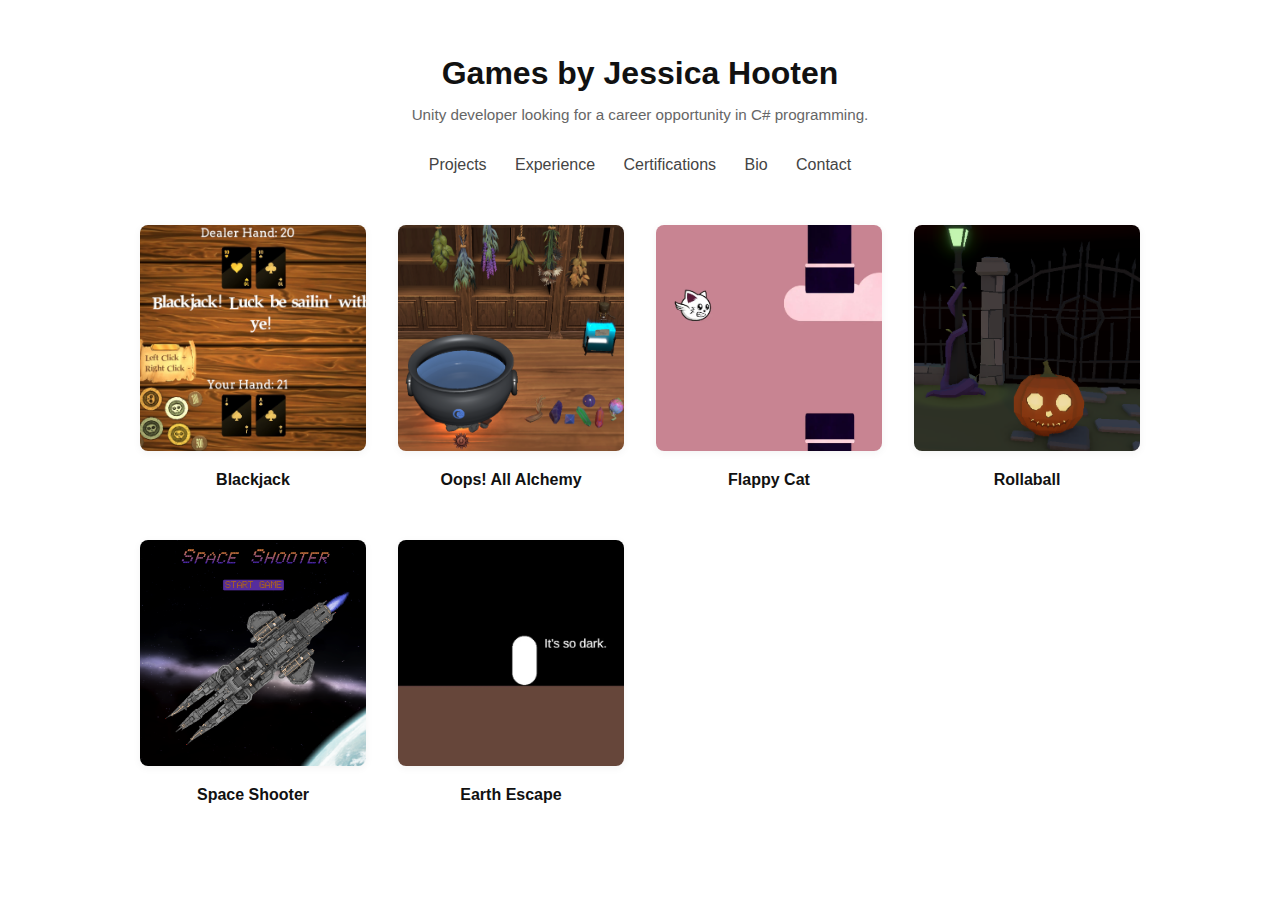
<file: index.html>
<!DOCTYPE html>
<html lang="en">
    <head>
        <meta charset="UTF-8" />
        <meta name="viewport" content="width=device-width, initial-scale=1" />
        <title>Games by Jesse Hooten</title>
        <link rel="stylesheet" href="styles.css" />
    </head>
    <body>
        <header>
            <h1>Games by Jessica Hooten</h1>
            <p class="subtitle">Unity developer looking for a career opportunity in C# programming.</p>
            <nav>
                <a href="index.html">Projects</a>
                <a href="experience.html">Experience</a>
                <a href="certifications.html">Certifications</a>
                <a href="bio.html">Bio</a>
                <a href="contact.html">Contact</a>
              </nav>
        </header>

        <main class="grid">
            <a class="grid-item" href="projects.project1.html">
                <img src="assets/images/project1.png" alt="Project 1" />
                <p>Blackjack</p>
            </a>
            <a class="grid-item" href="projects.project2.html">
                <img src="assets/images/project2.png" alt="Project 2" />
                <p>Oops! All Alchemy</p>
            </a>
            <a class="grid-item" href="projects.project3.html">
                <img src="assets/images/project3.png" alt="Project 3" />
                <p>Flappy Cat</p>
            </a>
            <a class="grid-item" href="projects.project4.html">
                <img src="assets/images/project4.png" alt="Project 4" />
                <p>Rollaball</p>
            </a>
            <a class="grid-item" href="projects.project5.html">
                <img src="assets/images/project5.png" alt="Project 5" />
                <p>Space Shooter</p>
            </a>
            <a class="grid-item" href="projects.project6.html">
                <img src="assets/images/project6.png" alt="Project 6" />
                <p>Earth Escape</p>
            </a>
            <!--Add more projects here-->
        </main>
    </body>
</html>
</file>
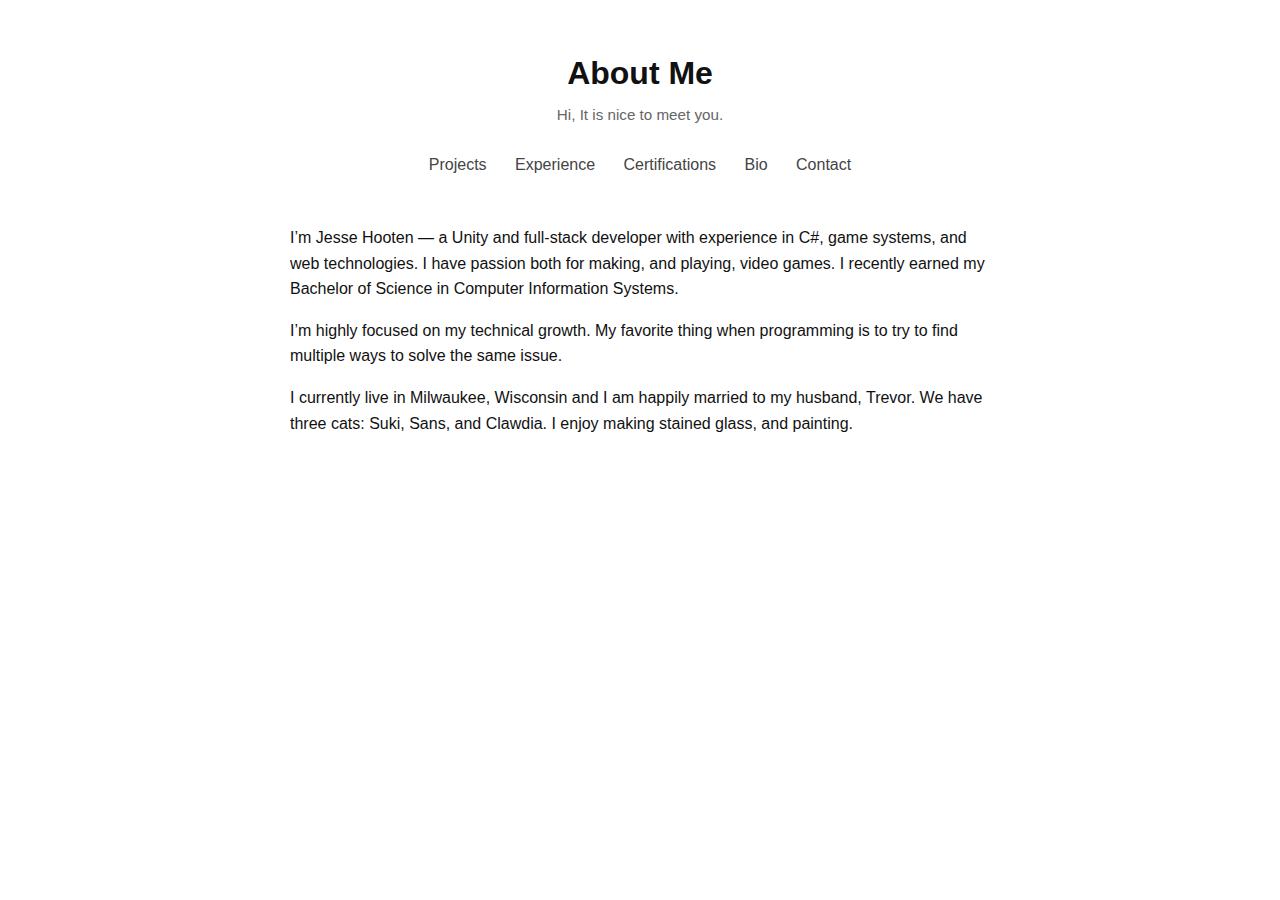
<file: bio.html>
<!DOCTYPE html>
<html lang="en">
<head>
  <meta charset="UTF-8" />
  <meta name="viewport" content="width=device-width, initial-scale=1" />
  <title>Bio – Jessica Hooten</title>
  <link rel="stylesheet" href="styles.css" />
</head>
<body>
  <header>
    <h1>About Me</h1>
    <p class="subtitle">Hi, It is nice to meet you.</p>
    <nav>
      <a href="index.html">Projects</a>
      <a href="experience.html">Experience</a>
      <a href="certifications.html">Certifications</a>
      <a href="bio.html">Bio</a>
      <a href="contact.html">Contact</a>
    </nav>
  </header>

  <main class="text-block">
    <section>
      <p>I’m Jesse Hooten — a Unity and full-stack developer with experience in C#, game systems, and web technologies. I have passion both for making, and playing, video games. I recently earned my Bachelor of Science in Computer Information Systems.</p>

      <p>I’m highly focused on my technical growth. My favorite thing when programming is to try to find multiple ways to solve the same issue.</p>

      <p>I currently live in Milwaukee, Wisconsin and I am happily married to my husband, Trevor. We have three cats: Suki, Sans, and Clawdia. I enjoy making stained glass, and painting.</p>
    </section>
  </main>
</body>
</html>
</file>
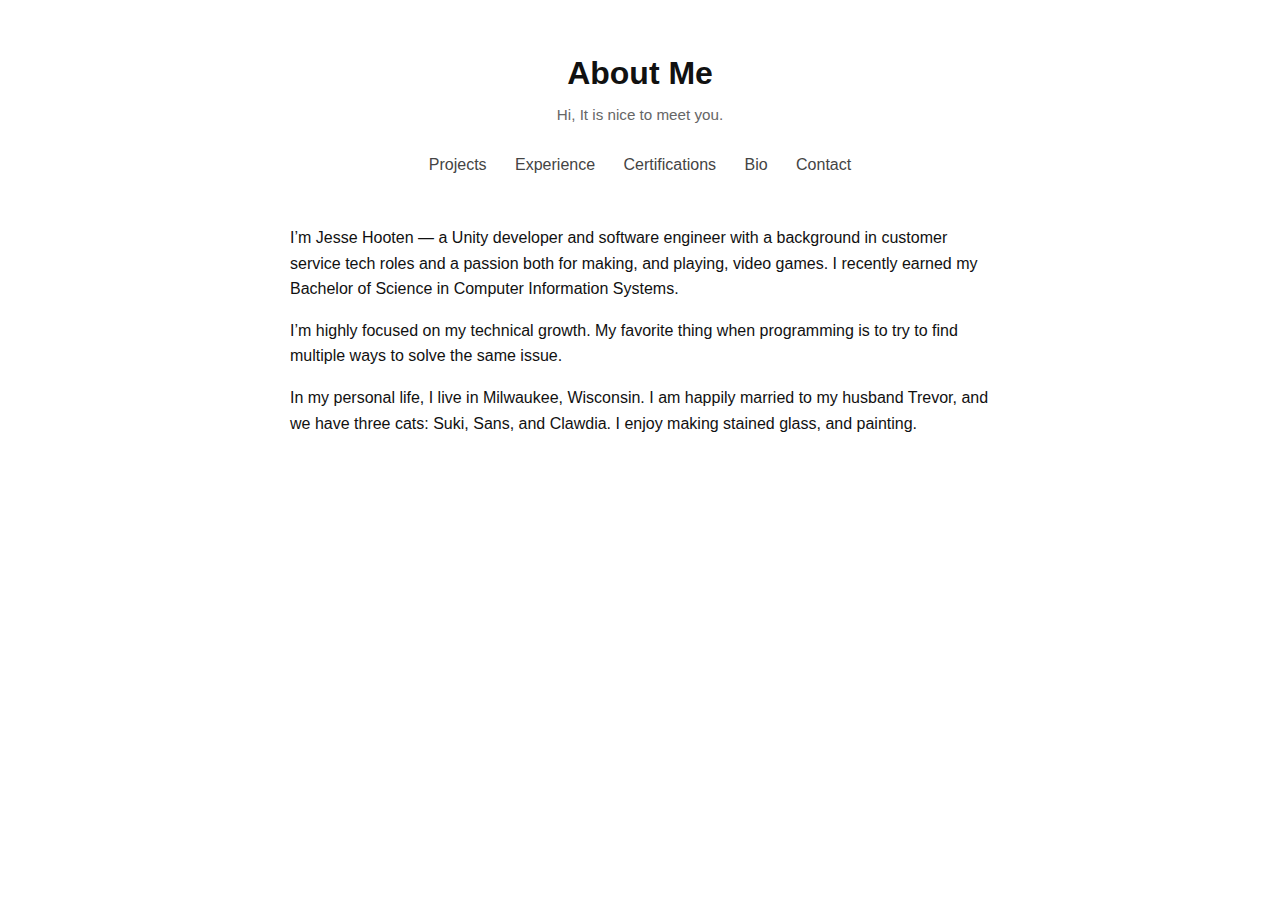
<file: Bio.html>
<!DOCTYPE html>
<html lang="en">
<head>
  <meta charset="UTF-8" />
  <meta name="viewport" content="width=device-width, initial-scale=1" />
  <title>Bio – Jessica Hooten</title>
  <link rel="stylesheet" href="styles.css" />
</head>
<body>
  <header>
    <h1>About Me</h1>
    <p class="subtitle">Hi, It is nice to meet you.</p>
    <nav>
      <a href="index.html">Projects</a>
      <a href="experience.html">Experience</a>
      <a href="certifications.html">Certifications</a>
      <a href="bio.html">Bio</a>
      <a href="contact.html">Contact</a>
    </nav>
  </header>

  <main class="text-block">
    <section>
      <p>I’m Jesse Hooten — a Unity developer and software engineer with a background in customer service tech roles and a passion both for making, and playing, video games. I recently earned my Bachelor of Science in Computer Information Systems.</p>

      <p>I’m highly focused on my technical growth. My favorite thing when programming is to try to find multiple ways to solve the same issue.</p>

      <p>In my personal life, I live in Milwaukee, Wisconsin. I am happily married to my husband Trevor, and we have three cats: Suki, Sans, and Clawdia. I enjoy making stained glass, and painting.</p>
    </section>
  </main>
</body>
</html>
</file>
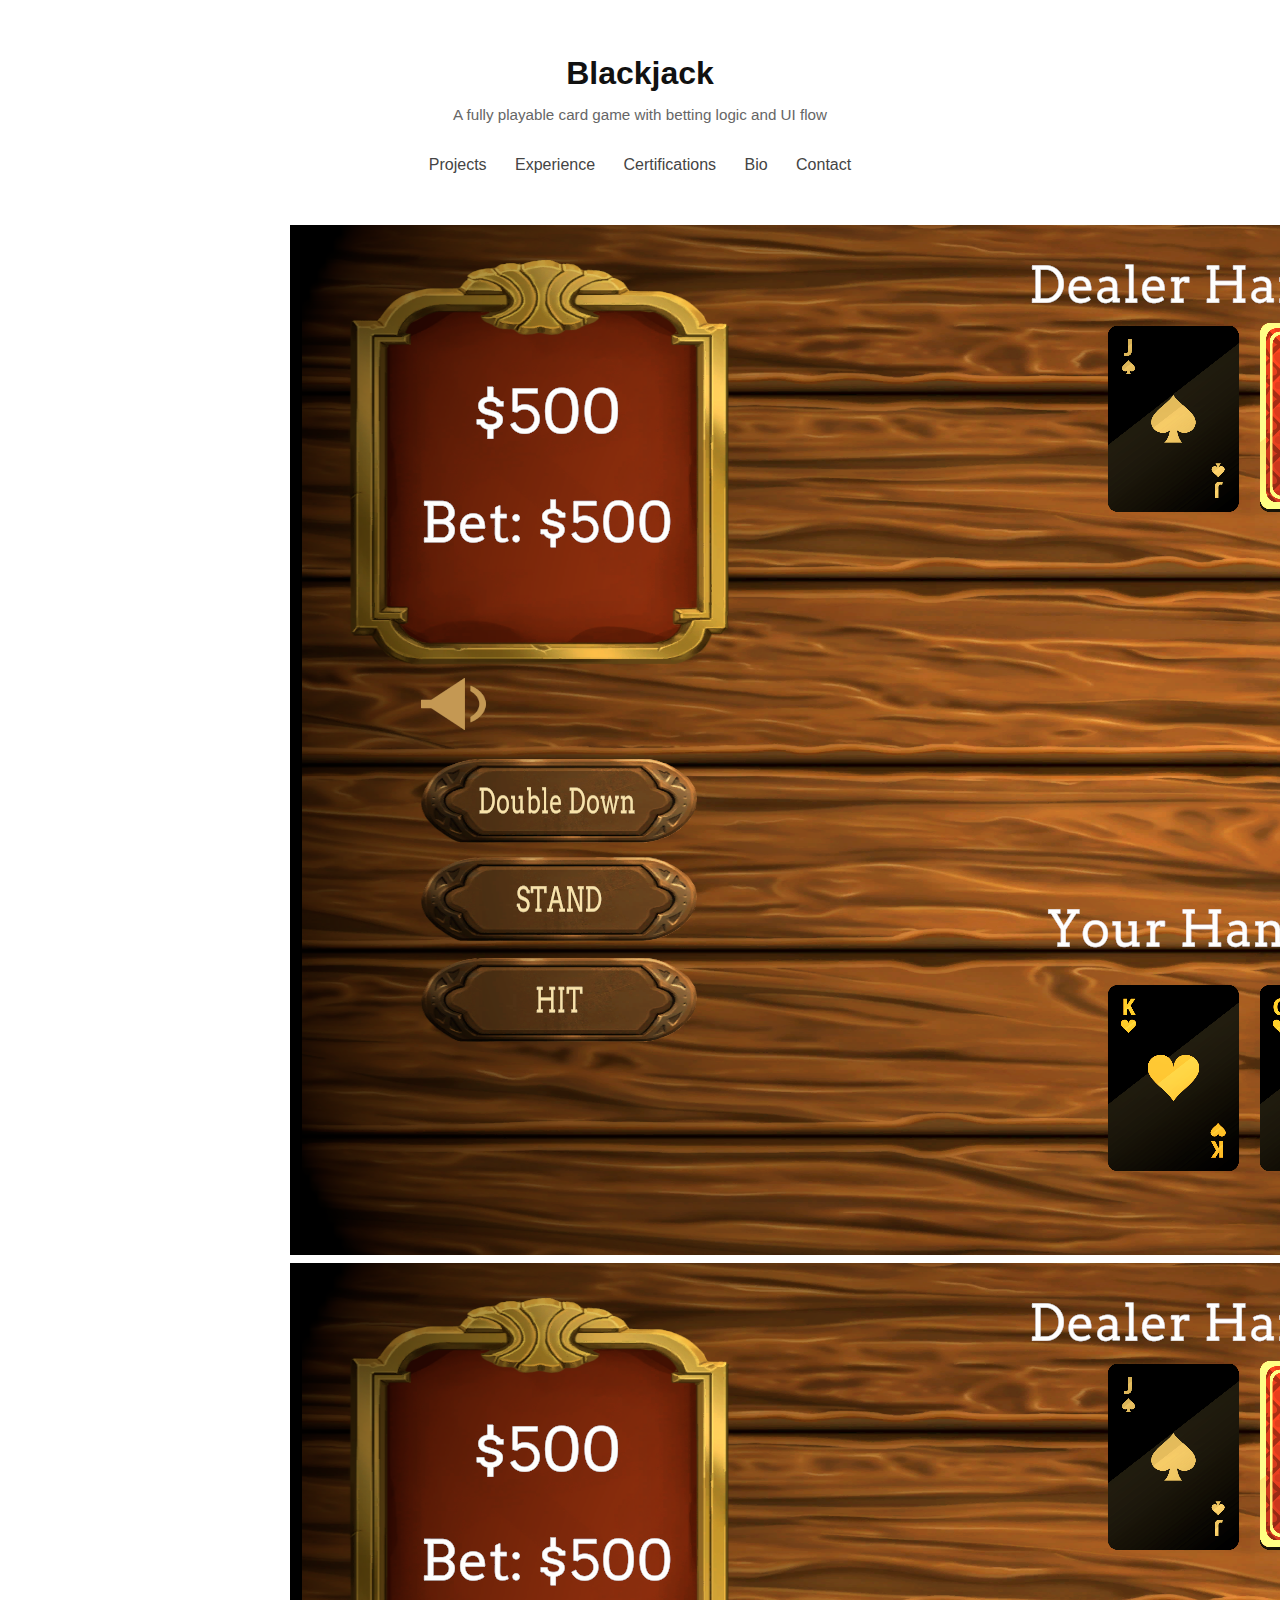
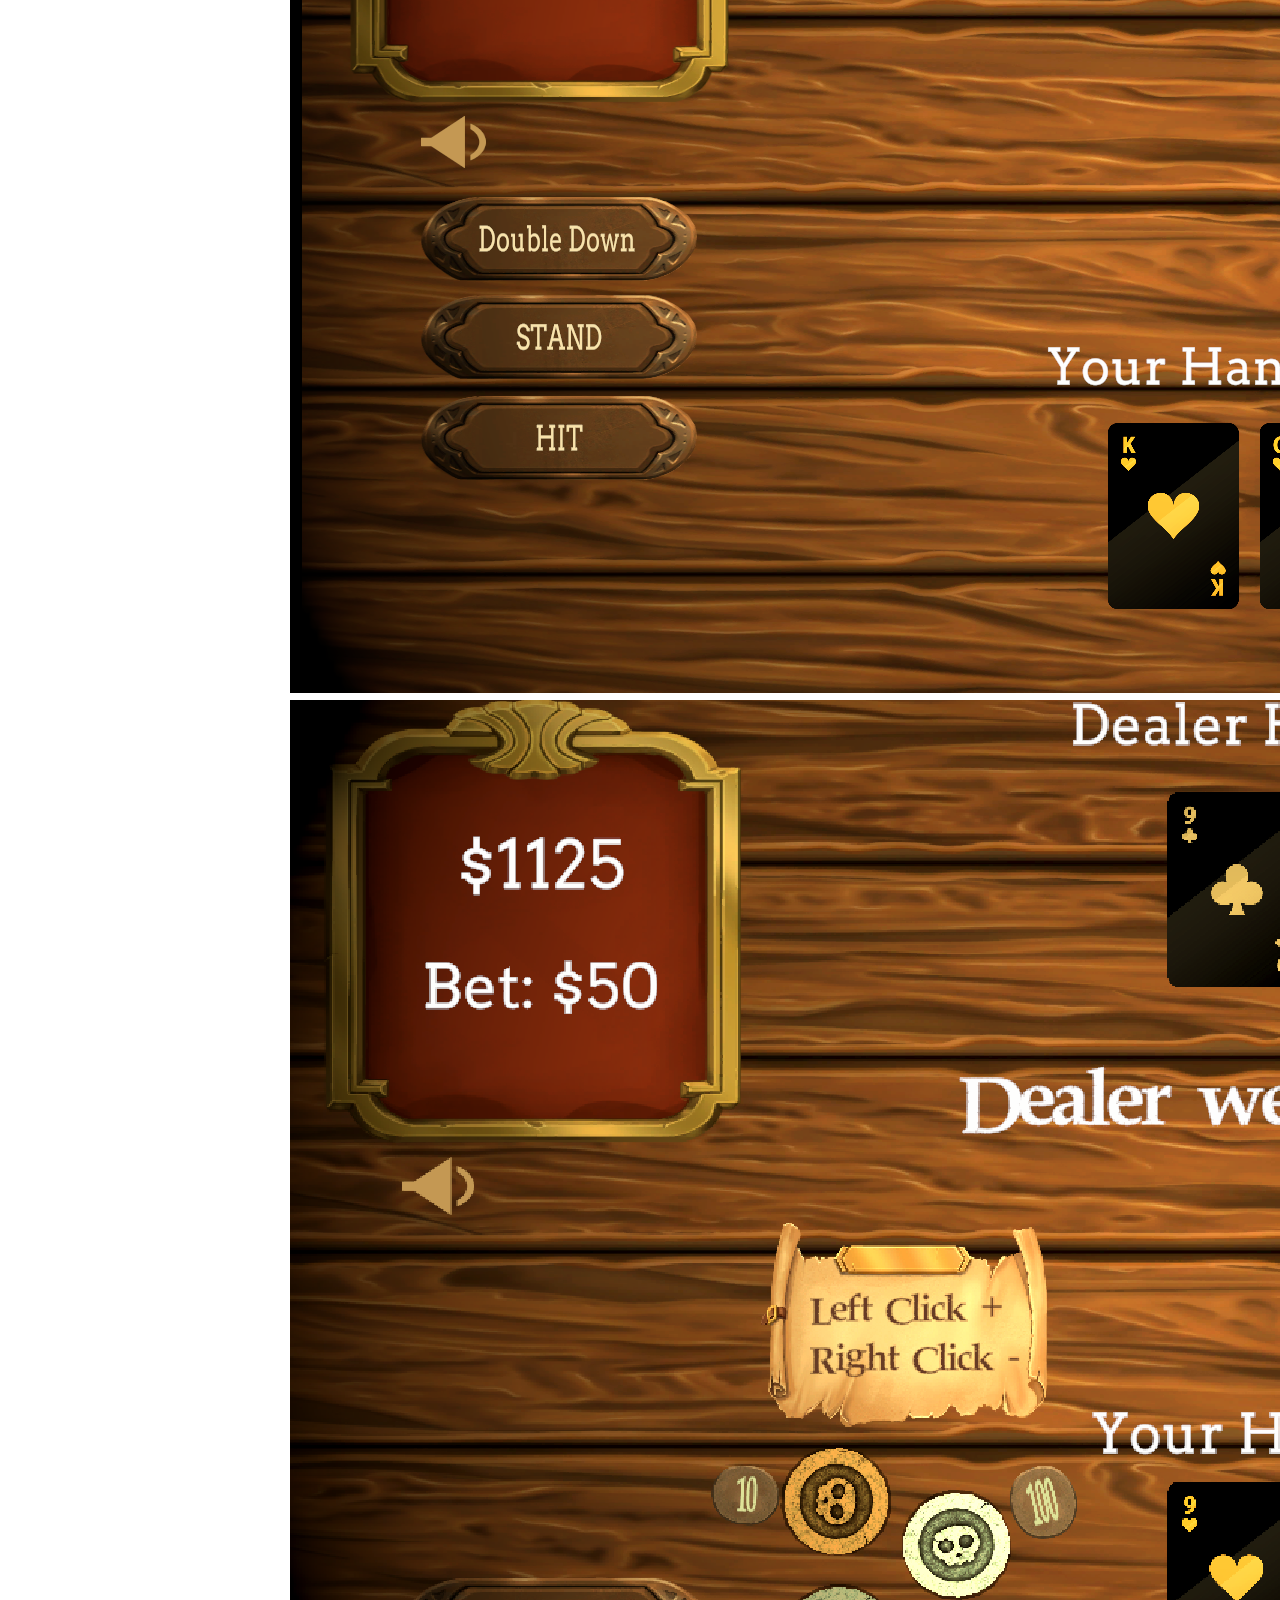
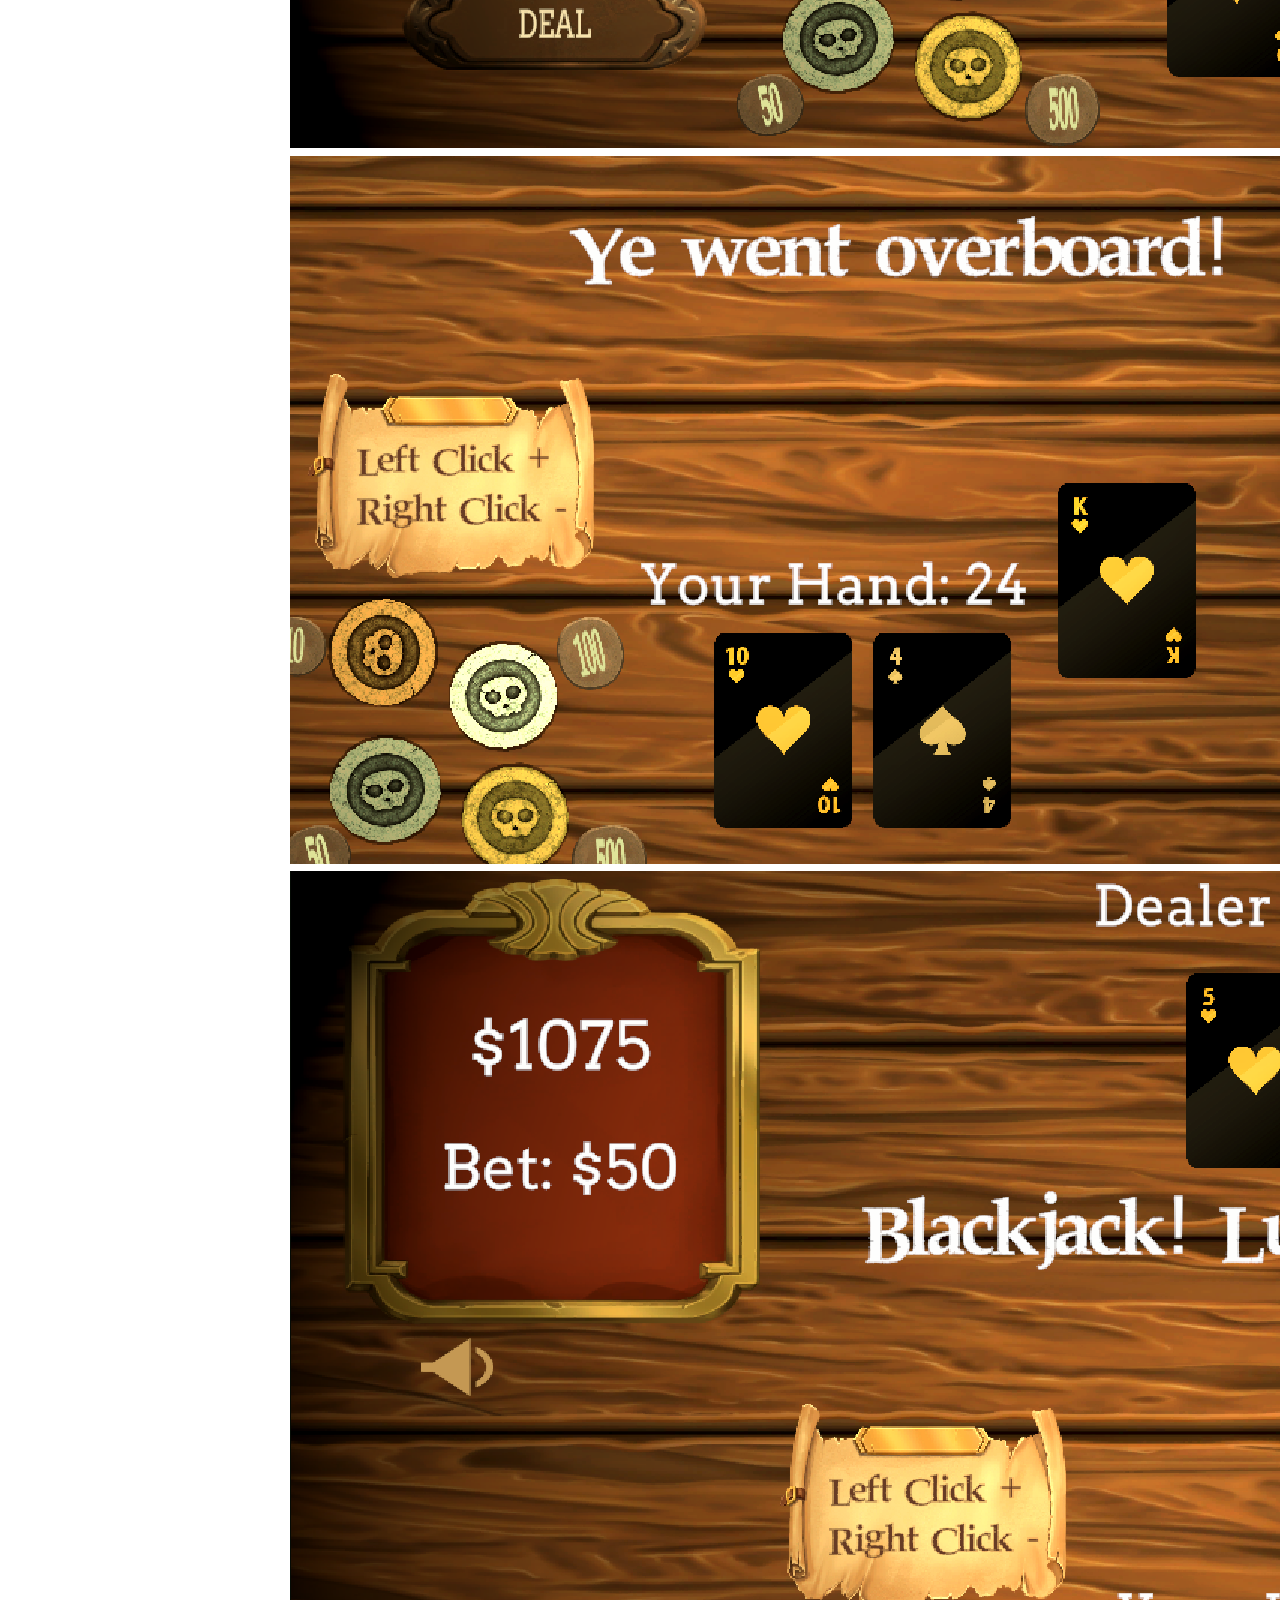
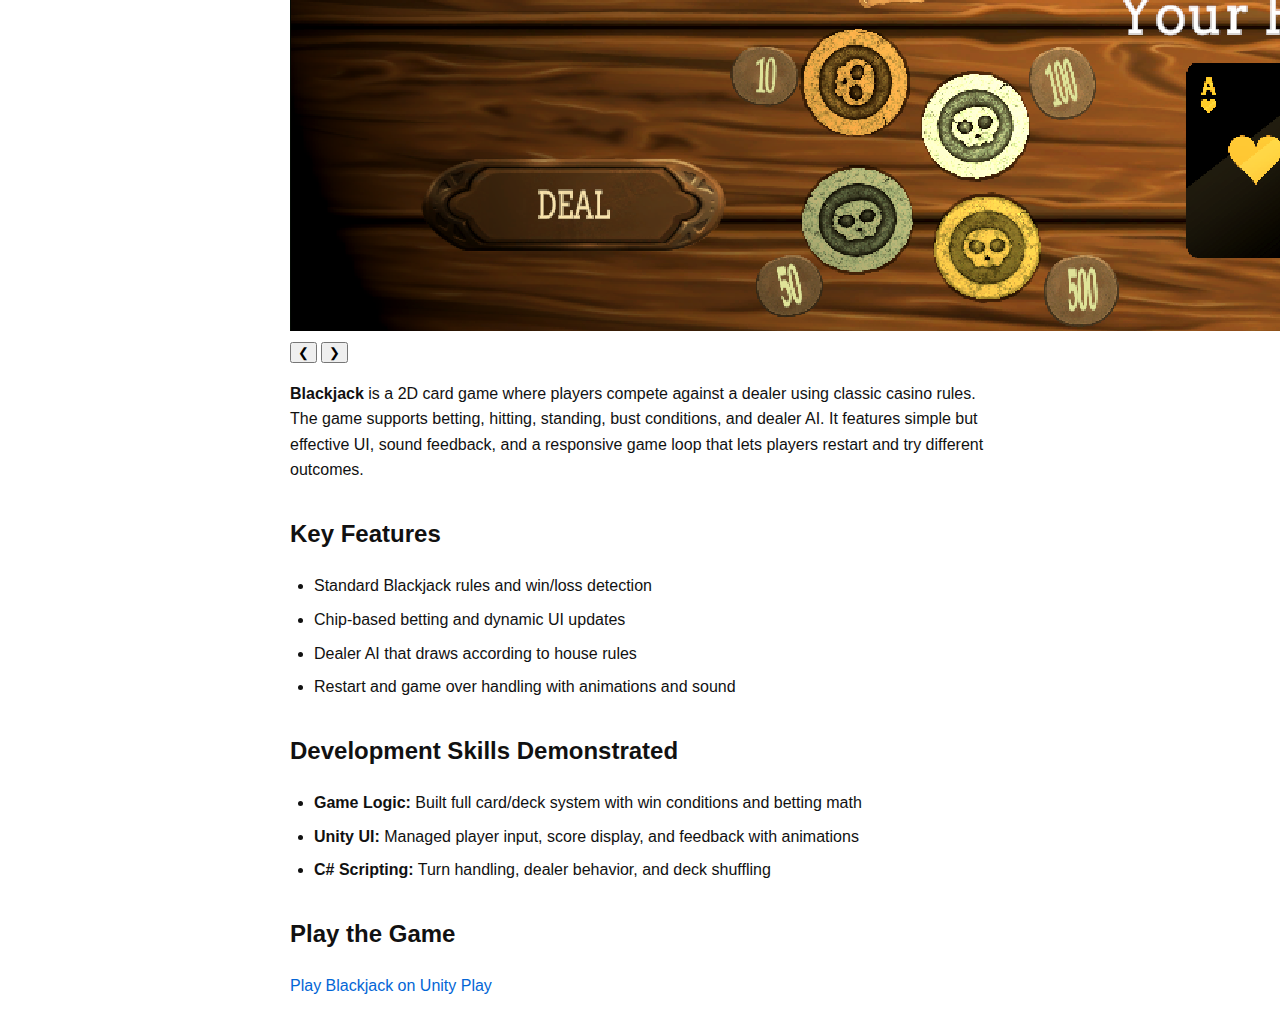
<file: blackjack.html>
<!DOCTYPE html>
<html lang="en">
<head>
  <meta charset="UTF-8"/>
  <meta name="viewport" content="width=device-width, initial-scale=1.0" />
  <title>Blackjack – Project Page</title>
  <link rel="stylesheet" href="styles.css" />
</head>
<body>
  <header>
    <h1>Blackjack</h1>
    <p class="subtitle">A fully playable card game with betting logic and UI flow</p>
    <nav>
      <a href="index.html">Projects</a>
      <a href="experience.html">Experience</a>
      <a href="certifications.html">Certifications</a>
      <a href="bio.html">Bio</a>
      <a href="contact.html">Contact</a>
    </nav>
  </header>

  <main class="text-block">
    <section class="slideshow-wrapper">
      <div class="slideshow-container">
        <img class="slide active" src="assets/images/Blackjack_Screenshot_1.png" alt="Screenshot 1" />
        <img class="slide" src="assets/images/Blackjack_Screenshot_2.png" alt="Screenshot 2" />
        <img class="slide" src="assets/images/Blackjack_Screenshot_3.png" alt="Screenshot 3" />
        <img class="slide" src="assets/images/Blackjack_Screenshot_4.png" alt="Screenshot 4" />
        <img class="slide" src="assets/images/Blackjack_Screenshot_5.png" alt="Screenshot 5" />
        <div class="slideshow-buttons">
          <button onclick="prevSlide(this)">&#10094;</button>
          <button onclick="nextSlide(this)">&#10095;</button>
        </div>
      </div>
    </section>

    <section>
      <p><strong>Blackjack</strong> is a 2D card game where players compete against a dealer using classic casino rules. The game supports betting, hitting, standing, bust conditions, and dealer AI. It features simple but effective UI, sound feedback, and a responsive game loop that lets players restart and try different outcomes.</p>
    </section>

    <section>
      <h2>Key Features</h2>
      <ul>
        <li>Standard Blackjack rules and win/loss detection</li>
        <li>Chip-based betting and dynamic UI updates</li>
        <li>Dealer AI that draws according to house rules</li>
        <li>Restart and game over handling with animations and sound</li>
      </ul>
    </section>

    <section>
      <h2>Development Skills Demonstrated</h2>
      <ul>
        <li><strong>Game Logic:</strong> Built full card/deck system with win conditions and betting math</li>
        <li><strong>Unity UI:</strong> Managed player input, score display, and feedback with animations</li>
        <li><strong>C# Scripting:</strong> Turn handling, dealer behavior, and deck shuffling</li>
      </ul>
    </section>

    <section>
      <h2>Play the Game</h2>
      <p><a href="https://play.unity.com/en/games/fd060cd5-d4c6-4e29-9863-22222bd24a79/blackjack" target="_blank">Play Blackjack on Unity Play</a></p>
    </section>
  </main>

  <script>
    function nextSlide(button) {
      const container = button.closest('.slideshow-container');
      const slides = container.querySelectorAll('.slide');
      let currentIndex = Array.from(slides).findIndex(slide => slide.classList.contains('active'));
      slides[currentIndex].classList.remove('active');
      slides[(currentIndex + 1) % slides.length].classList.add('active');
    }

    function prevSlide(button) {
      const container = button.closest('.slideshow-container');
      const slides = container.querySelectorAll('.slide');
      let currentIndex = Array.from(slides).findIndex(slide => slide.classList.contains('active'));
      slides[currentIndex].classList.remove('active');
      slides[(currentIndex - 1 + slides.length) % slides.length].classList.add('active');
    }
  </script>
</body>
</html>
</file>
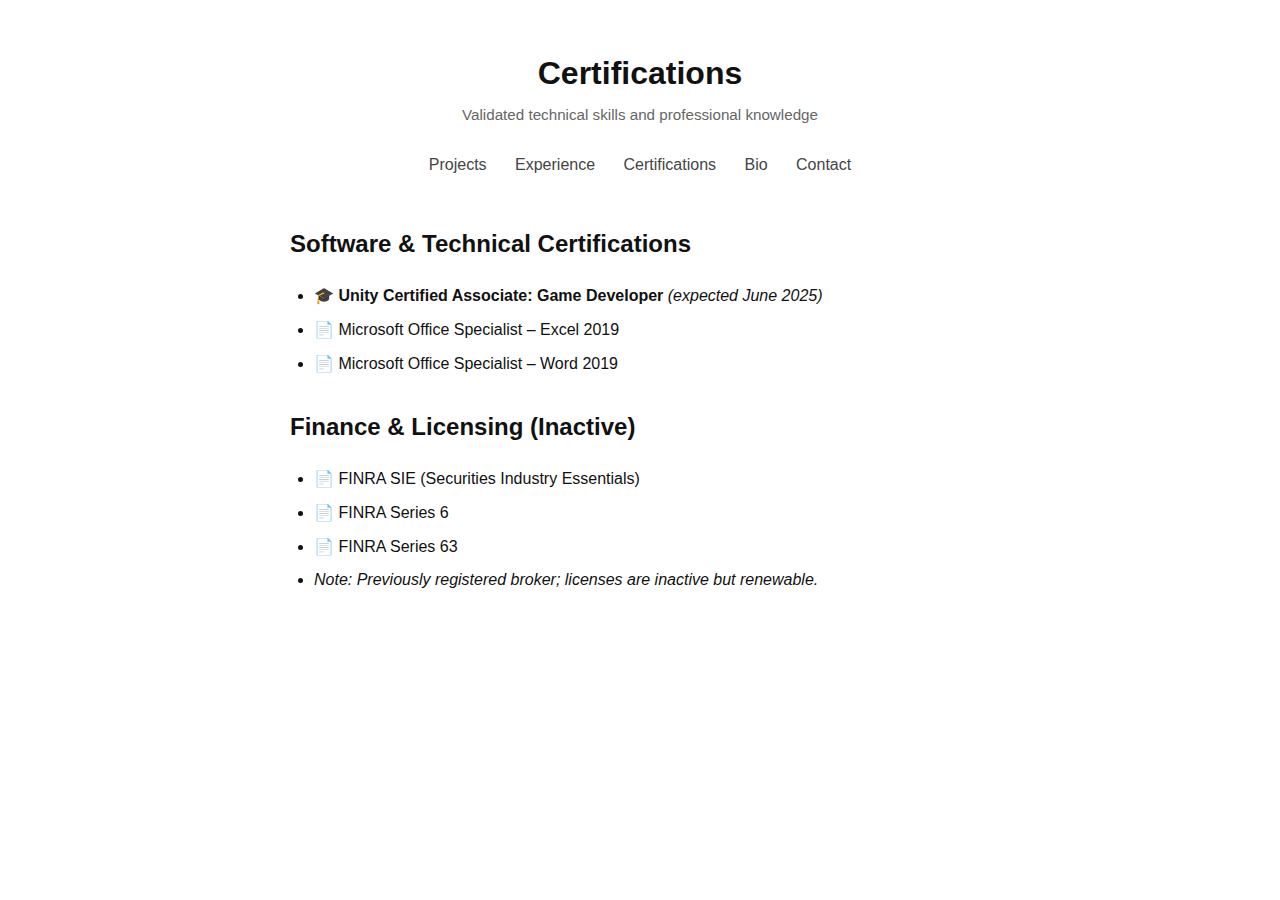
<file: certifications.html>
<!DOCTYPE html>
<html lang="en">
<head>
  <meta charset="UTF-8" />
  <meta name="viewport" content="width=device-width, initial-scale=1" />
  <title>Certifications – Jessica Hooten</title>
  <link rel="stylesheet" href="styles.css" />
</head>
<body>
  <header>
    <h1>Certifications</h1>
    <p class="subtitle">Validated technical skills and professional knowledge</p>
    <nav>
      <a href="index.html">Projects</a>
      <a href="experience.html">Experience</a>
      <a href="certifications.html">Certifications</a>
      <a href="bio.html">Bio</a>
      <a href="contact.html">Contact</a>
    </nav>
  </header>

  <main class="text-block">
    <section>
      <h2>Software & Technical Certifications</h2>
      <ul>
        <li>🎓 <strong>Unity Certified Associate: Game Developer</strong> <em>(expected June 2025)</em></li>
        <li>📄 Microsoft Office Specialist – Excel 2019</li>
        <li>📄 Microsoft Office Specialist – Word 2019</li>
      </ul>
    </section>

    <section>
      <h2>Finance & Licensing (Inactive)</h2>
      <ul>
        <li>📄 FINRA SIE (Securities Industry Essentials)</li>
        <li>📄 FINRA Series 6</li>
        <li>📄 FINRA Series 63</li>
        <li><em>Note: Previously registered broker; licenses are inactive but renewable.</em></li>
      </ul>
    </section>
  </main>
</body>
</html>
</file>
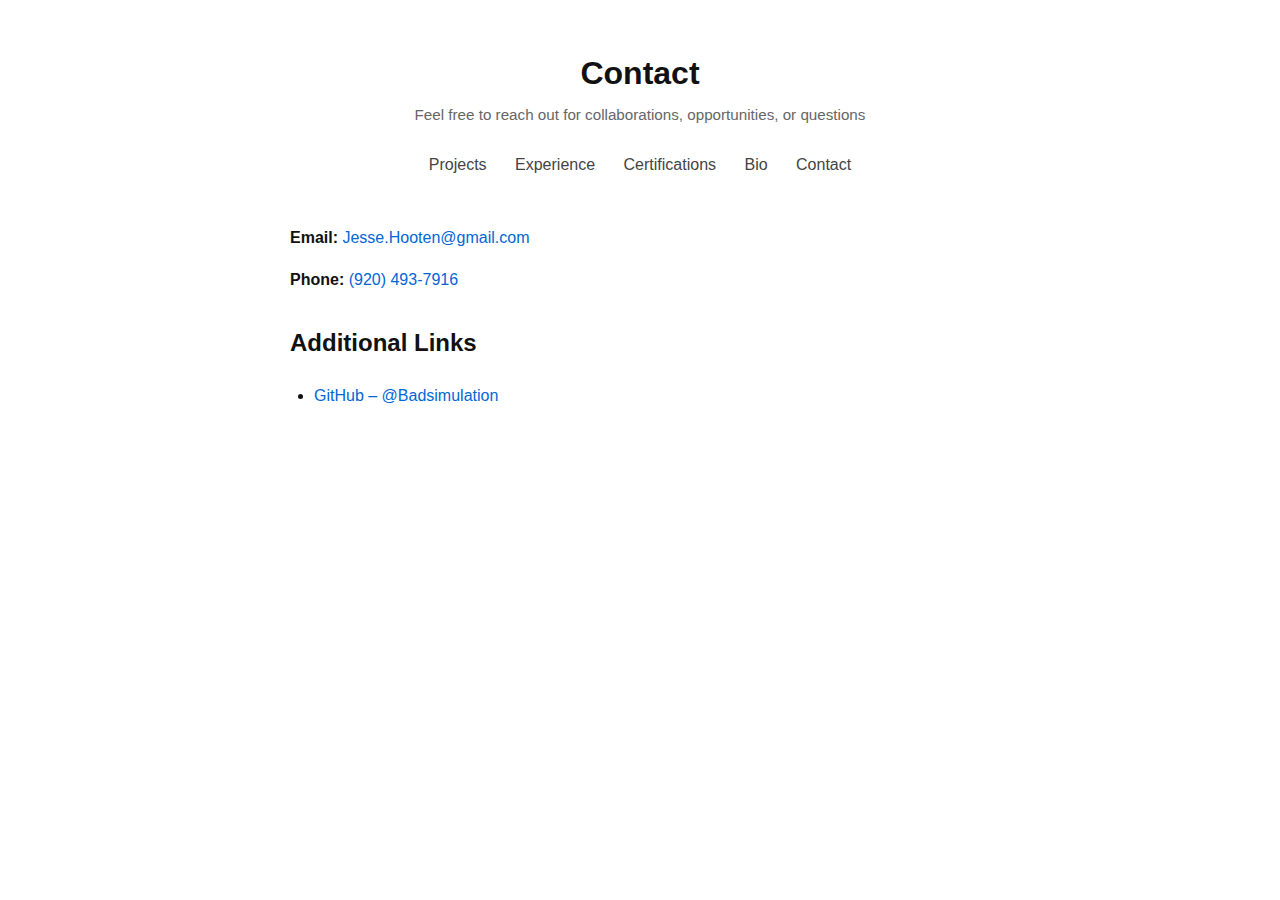
<file: contact.html>
<!DOCTYPE html>
<html lang="en">
<head>
  <meta charset="UTF-8" />
  <meta name="viewport" content="width=device-width, initial-scale=1" />
  <title>Contact – Jessica Hooten</title>
  <link rel="stylesheet" href="styles.css" />
</head>
<body>
  <header>
    <h1>Contact</h1>
    <p class="subtitle">Feel free to reach out for collaborations, opportunities, or questions</p>
    <nav>
      <a href="index.html">Projects</a>
      <a href="experience.html">Experience</a>
      <a href="certifications.html">Certifications</a>
      <a href="bio.html">Bio</a>
      <a href="contact.html">Contact</a>
    </nav>
  </header>

  <main class="text-block">
    <section>
      <p><strong>Email:</strong> <a href="mailto:Jesse.Hooten@gmail.com">Jesse.Hooten@gmail.com</a></p>
      <p><strong>Phone:</strong> <a href="tel:+19204937916">(920) 493-7916</a></p>
    </section>

    <section>
      <h2>Additional Links</h2>
      <ul>
        <li><a href="https://github.com/Badsimulation" target="_blank">GitHub – @Badsimulation</a></li>
        <!-- Add your LinkedIn or Itch.io if you'd like -->
        <!-- <li><a href="#">LinkedIn</a></li> -->
        <!-- <li><a href="#">Itch.io Portfolio</a></li> -->
      </ul>
    </section>
  </main>
</body>
</html>
</file>
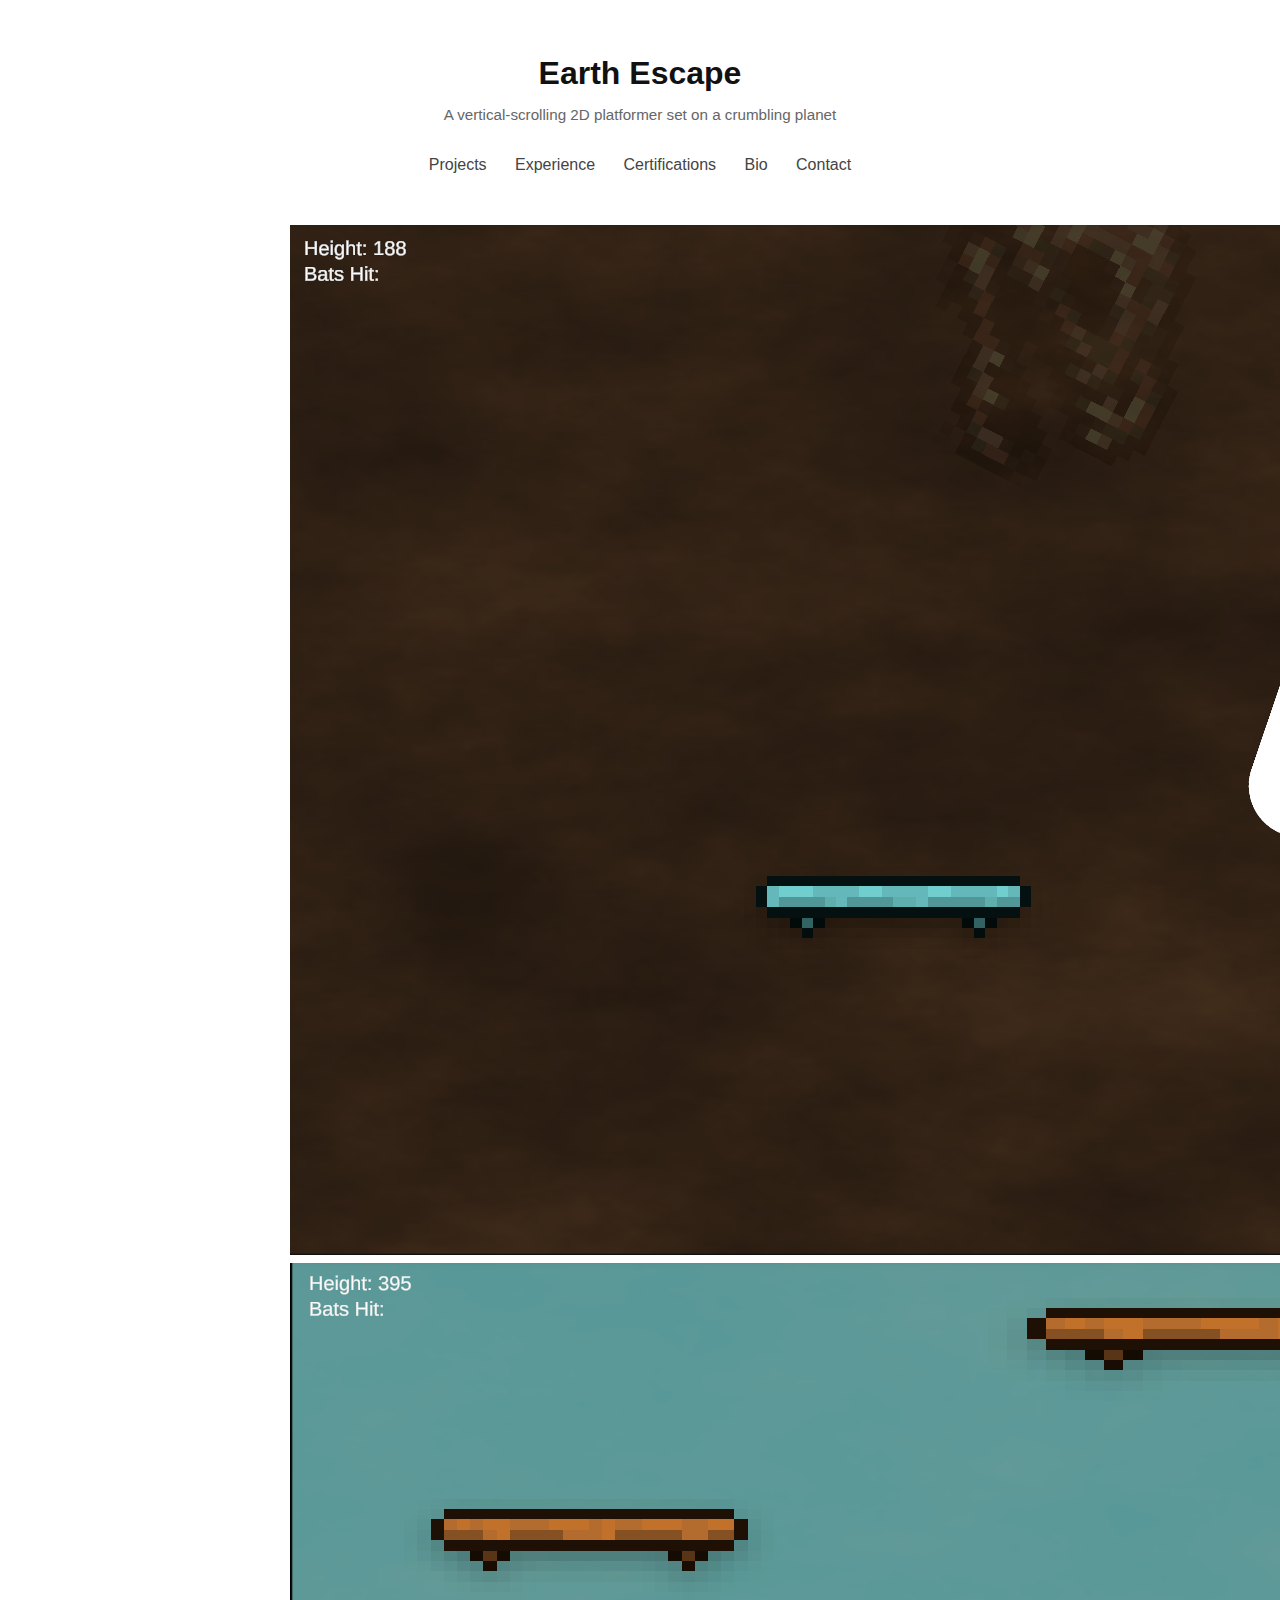
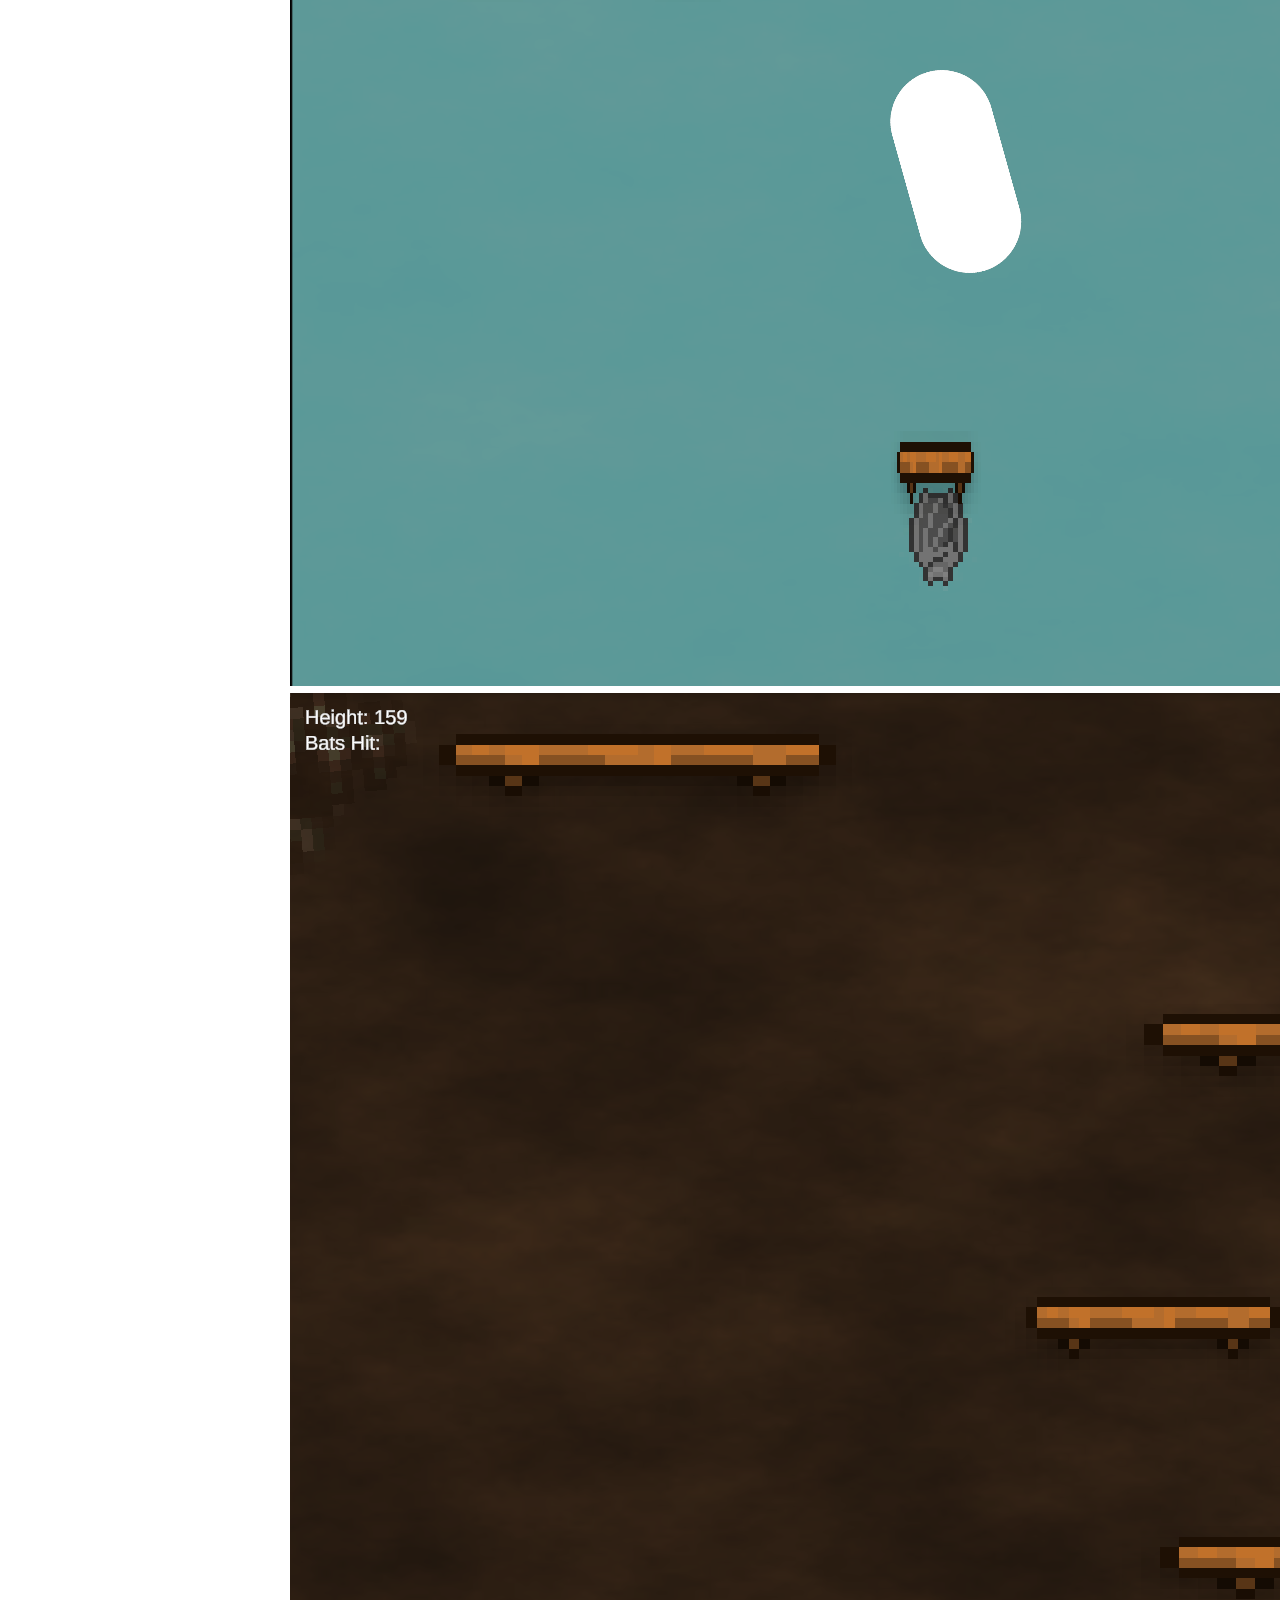
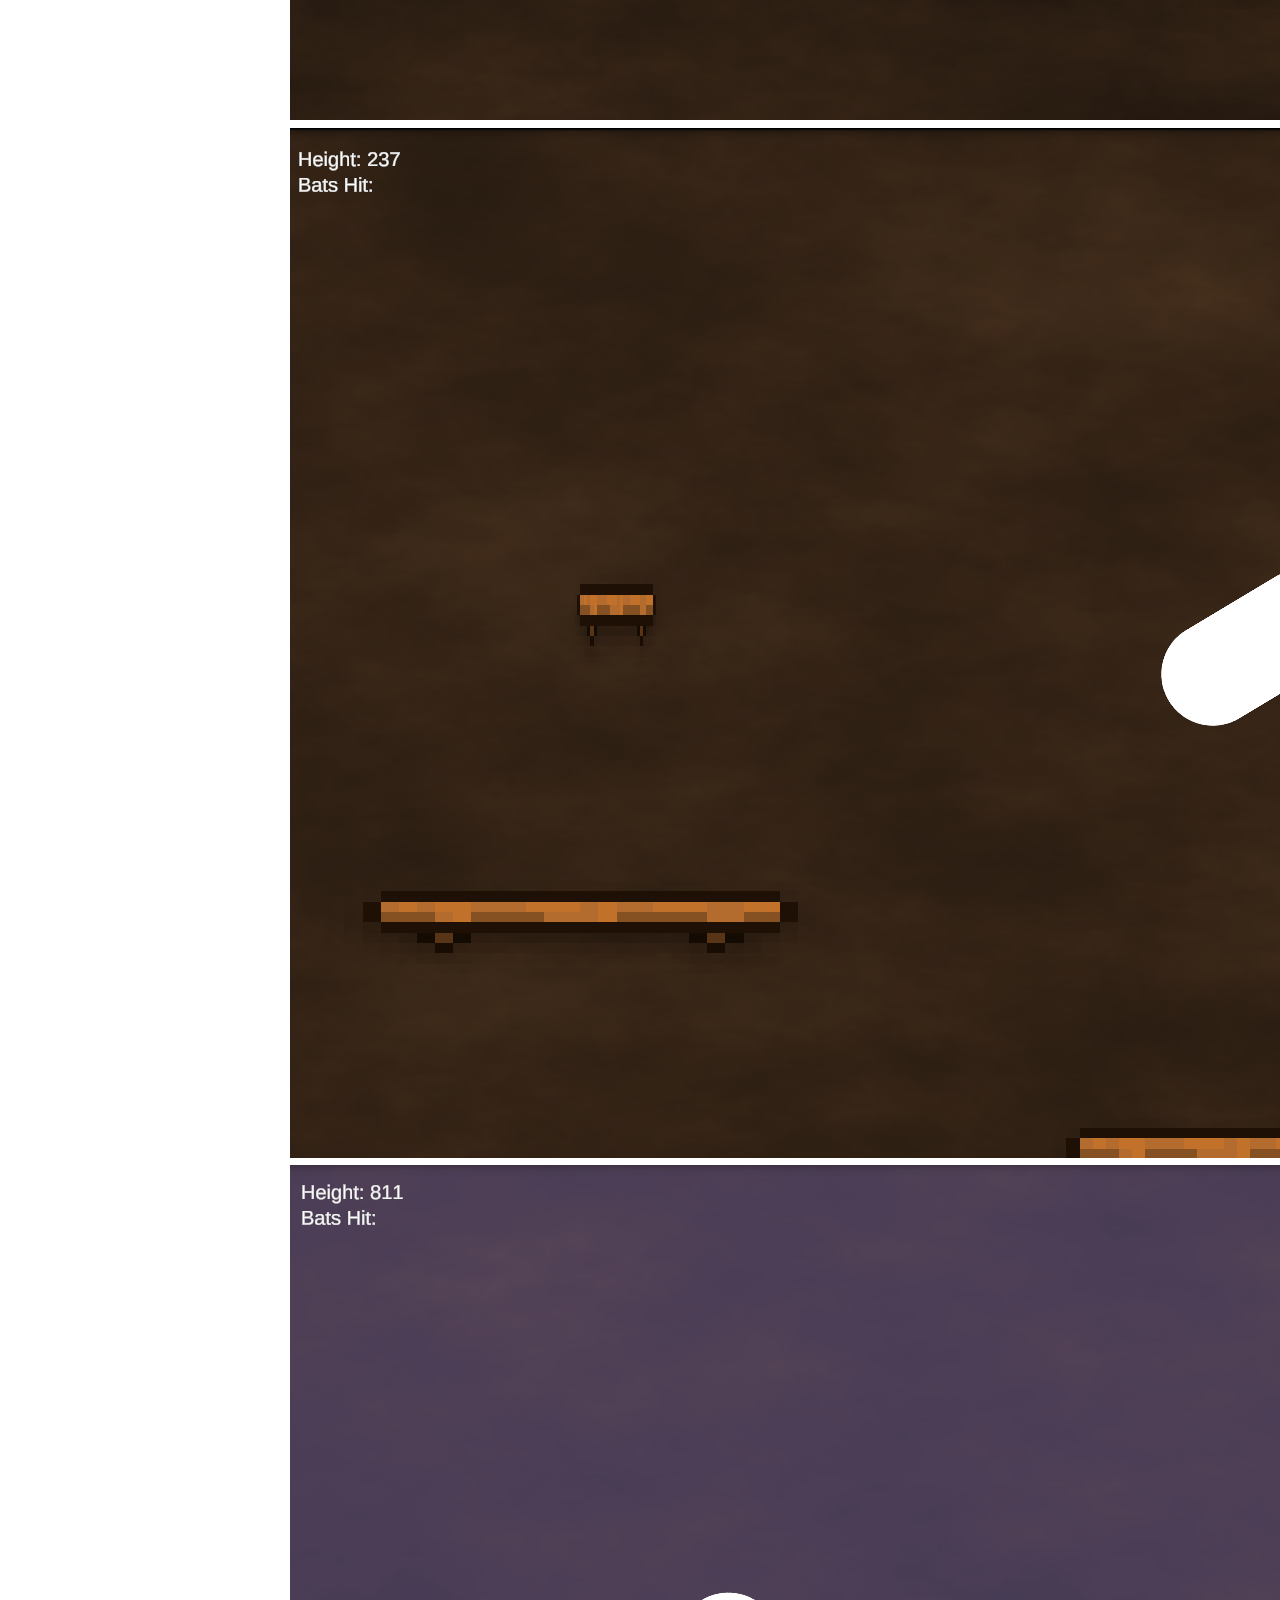
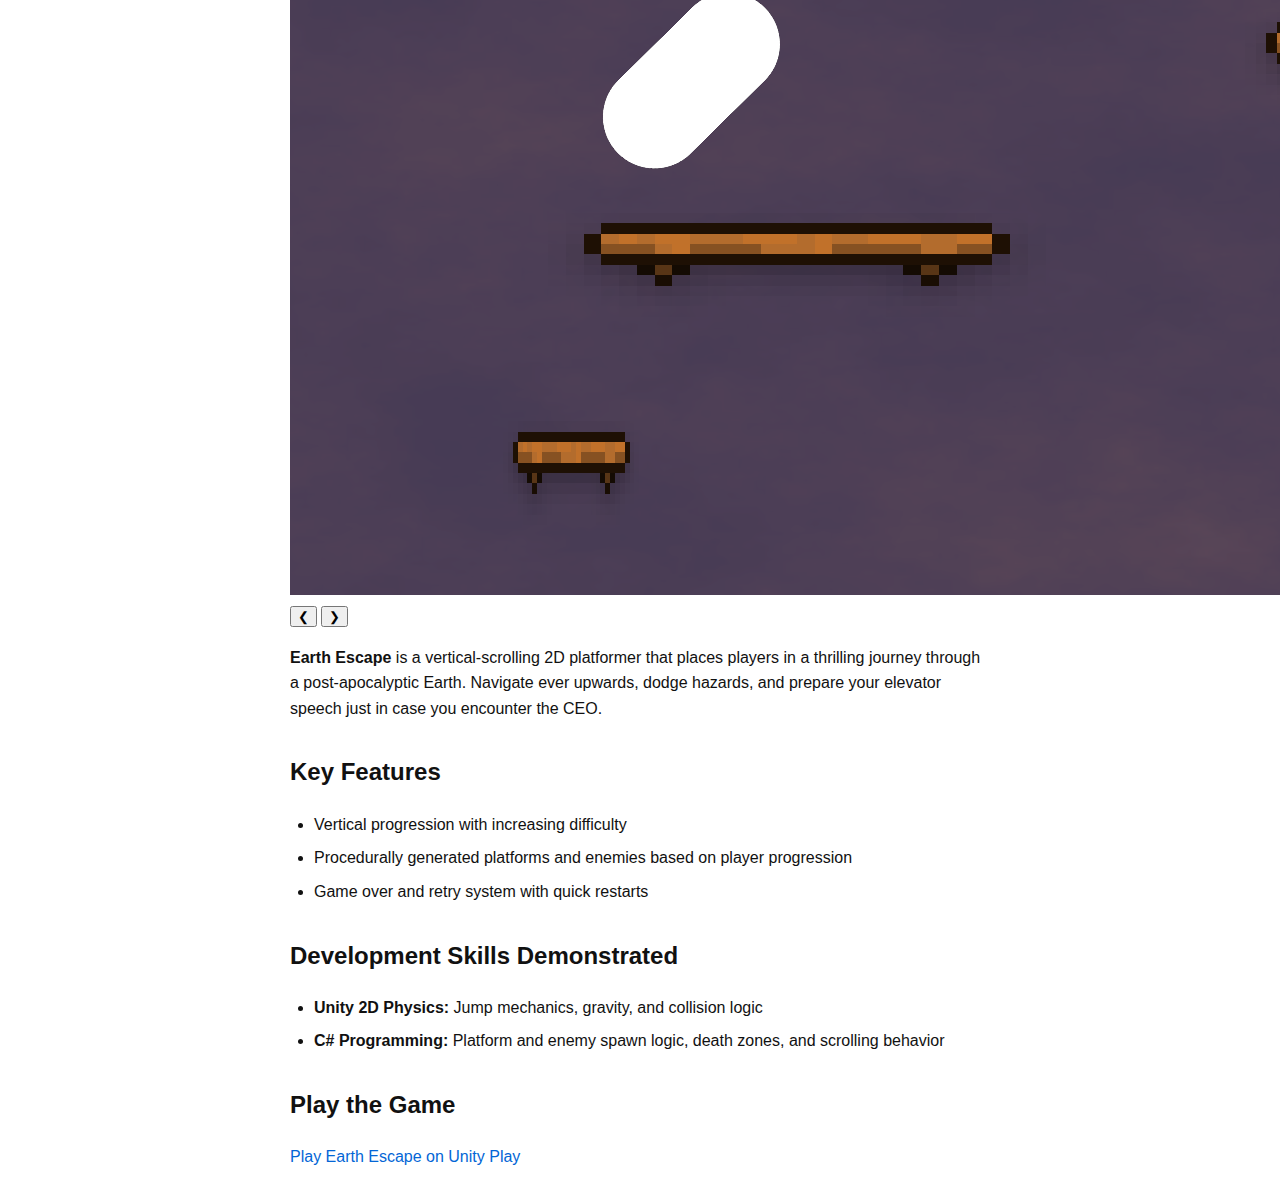
<file: earth-escape.html>
<!DOCTYPE html>
<html lang="en">
<head>
  <meta charset="UTF-8"/>
  <meta name="viewport" content="width=device-width, initial-scale=1.0" />
  <title>Earth Escape - Project Page</title>
  <link rel="stylesheet" href="styles.css" />
</head>
<body>
  <header>
    <h1>Earth Escape</h1>
    <p class="subtitle">A vertical-scrolling 2D platformer set on a crumbling planet</p>
    <nav>
      <a href="index.html">Projects</a>
      <a href="experience.html">Experience</a>
      <a href="certifications.html">Certifications</a>
      <a href="bio.html">Bio</a>
      <a href="contact.html">Contact</a>
    </nav>
  </header>

  <main class="text-block">
    <section class="slideshow-wrapper">
      <div class="slideshow-container">
        <img class="slide active" src="assets/images/Earth_Escape_Screenshot_1.png" alt="Screenshot 1" />
        <img class="slide" src="assets/images/Earth_Escape_Screenshot_2.png" alt="Screenshot 2" />
        <img class="slide" src="assets/images/Earth_Escape_Screenshot_3.png" alt="Screenshot 3" />
        <img class="slide" src="assets/images/Earth_Escape_Screenshot_4.png" alt="Screenshot 4" />
        <img class="slide" src="assets/images/Earth_Escape_Screenshot_5.png" alt="Screenshot 5" />
        <div class="slideshow-buttons">
          <button onclick="prevSlide(this)">&#10094;</button>
          <button onclick="nextSlide(this)">&#10095;</button>
        </div>
      </div>
    </section>

    <section>
      <p><strong>Earth Escape</strong> is a vertical-scrolling 2D platformer that places players in a thrilling journey through a post-apocalyptic Earth. Navigate ever upwards, dodge hazards, and prepare your elevator speech just in case you encounter the CEO.</p>
    </section>

    <section>
      <h2>Key Features</h2>
      <ul>
        <li>Vertical progression with increasing difficulty</li>
        <li>Procedurally generated platforms and enemies based on player progression</li>
        <li>Game over and retry system with quick restarts</li>
      </ul>
    </section>

    <section>
      <h2>Development Skills Demonstrated</h2>
      <ul>
        <li><strong>Unity 2D Physics:</strong> Jump mechanics, gravity, and collision logic</li>
        <li><strong>C# Programming:</strong> Platform and enemy spawn logic, death zones, and scrolling behavior</li>
      </ul>
    </section>

    <section>
      <h2>Play the Game</h2>
      <p><a href="https://play.unity.com/en/games/b7a3a54e-d056-42db-b207-8242d37507df/earth-escape" target="_blank">Play Earth Escape on Unity Play</a></p>
    </section>
  </main>

  <script>
    function nextSlide(button) {
      const container = button.closest('.slideshow-container');
      const slides = container.querySelectorAll('.slide');
      let currentIndex = Array.from(slides).findIndex(slide => slide.classList.contains('active'));
      slides[currentIndex].classList.remove('active');
      slides[(currentIndex + 1) % slides.length].classList.add('active');
    }

    function prevSlide(button) {
      const container = button.closest('.slideshow-container');
      const slides = container.querySelectorAll('.slide');
      let currentIndex = Array.from(slides).findIndex(slide => slide.classList.contains('active'));
      slides[currentIndex].classList.remove('active');
      slides[(currentIndex - 1 + slides.length) % slides.length].classList.add('active');
    }
  </script>
</body>
</html>
</file>
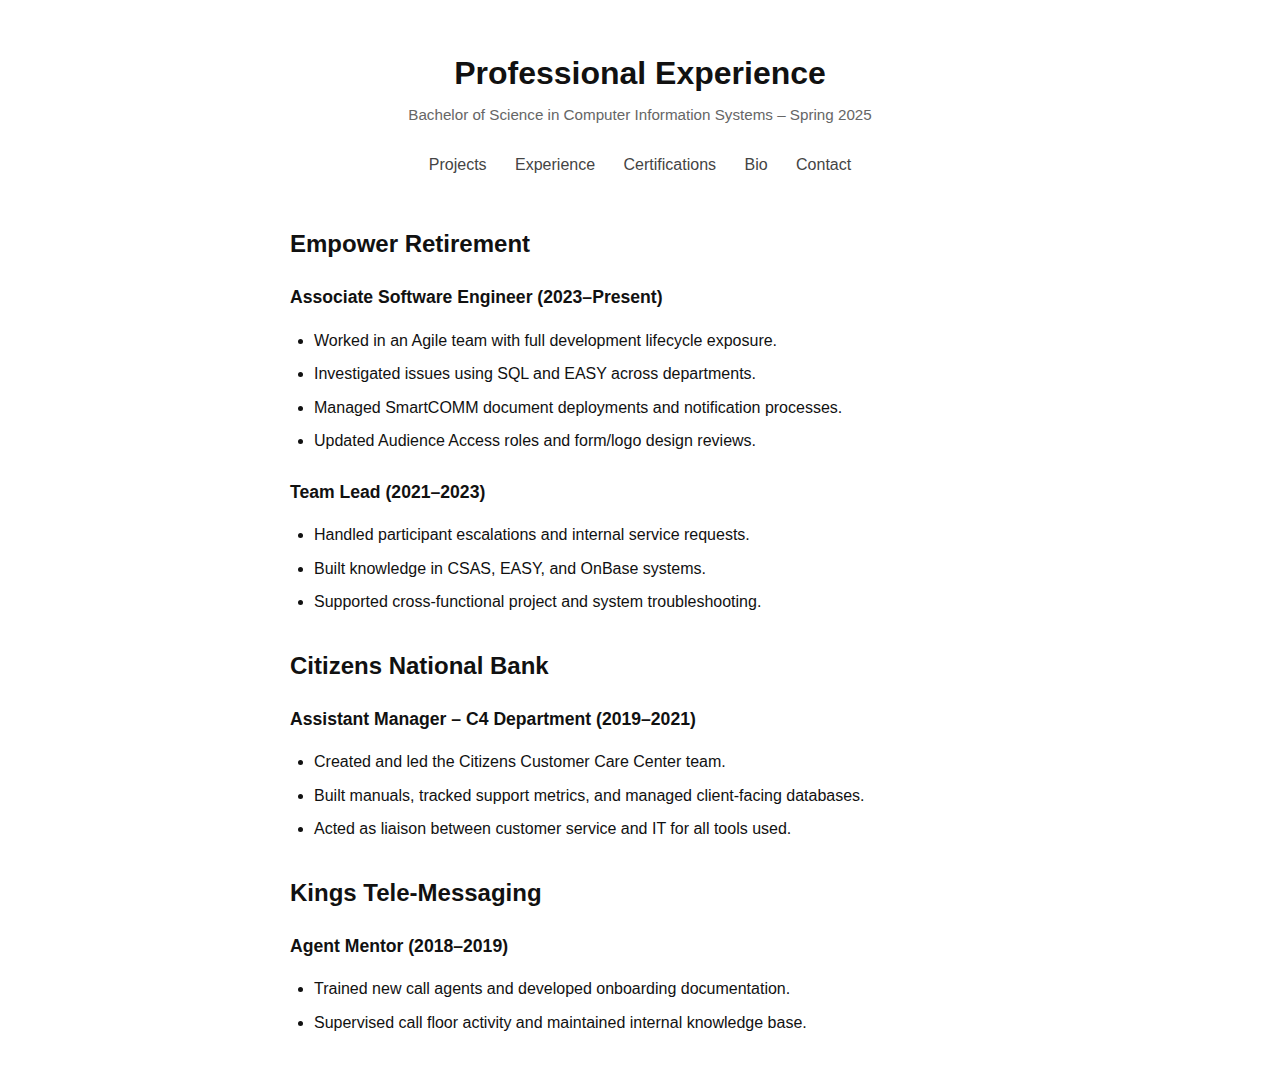
<file: experience.html>
<!DOCTYPE html>
<html lang="en">
<head>
  <meta charset="UTF-8" />
  <meta name="viewport" content="width=device-width, initial-scale=1" />
  <title>Experience – Jessica Hooten</title>
  <link rel="stylesheet" href="styles.css" />
</head>
<body>
  <header>
    <h1>Professional Experience</h1>
    <p class="subtitle">Bachelor of Science in Computer Information Systems – Spring 2025</p>
    <nav>
      <a href="index.html">Projects</a>
      <a href="experience.html">Experience</a>
      <a href="certifications.html">Certifications</a>
      <a href="bio.html">Bio</a>
      <a href="contact.html">Contact</a>
    </nav>
  </header>

  <main class="text-block">
    <section>
      <h2>Empower Retirement</h2>
      <h3>Associate Software Engineer (2023–Present)</h3>
      <ul>
        <li>Worked in an Agile team with full development lifecycle exposure.</li>
        <li>Investigated issues using SQL and EASY across departments.</li>
        <li>Managed SmartCOMM document deployments and notification processes.</li>
        <li>Updated Audience Access roles and form/logo design reviews.</li>
      </ul>

      <h3>Team Lead (2021–2023)</h3>
      <ul>
        <li>Handled participant escalations and internal service requests.</li>
        <li>Built knowledge in CSAS, EASY, and OnBase systems.</li>
        <li>Supported cross-functional project and system troubleshooting.</li>
      </ul>
    </section>

    <section>
      <h2>Citizens National Bank</h2>
      <h3>Assistant Manager – C4 Department (2019–2021)</h3>
      <ul>
        <li>Created and led the Citizens Customer Care Center team.</li>
        <li>Built manuals, tracked support metrics, and managed client-facing databases.</li>
        <li>Acted as liaison between customer service and IT for all tools used.</li>
      </ul>
    </section>

    <section>
      <h2>Kings Tele-Messaging</h2>
      <h3>Agent Mentor (2018–2019)</h3>
      <ul>
        <li>Trained new call agents and developed onboarding documentation.</li>
        <li>Supervised call floor activity and maintained internal knowledge base.</li>
      </ul>
    </section>
  </main>
</body>
</html>
</file>
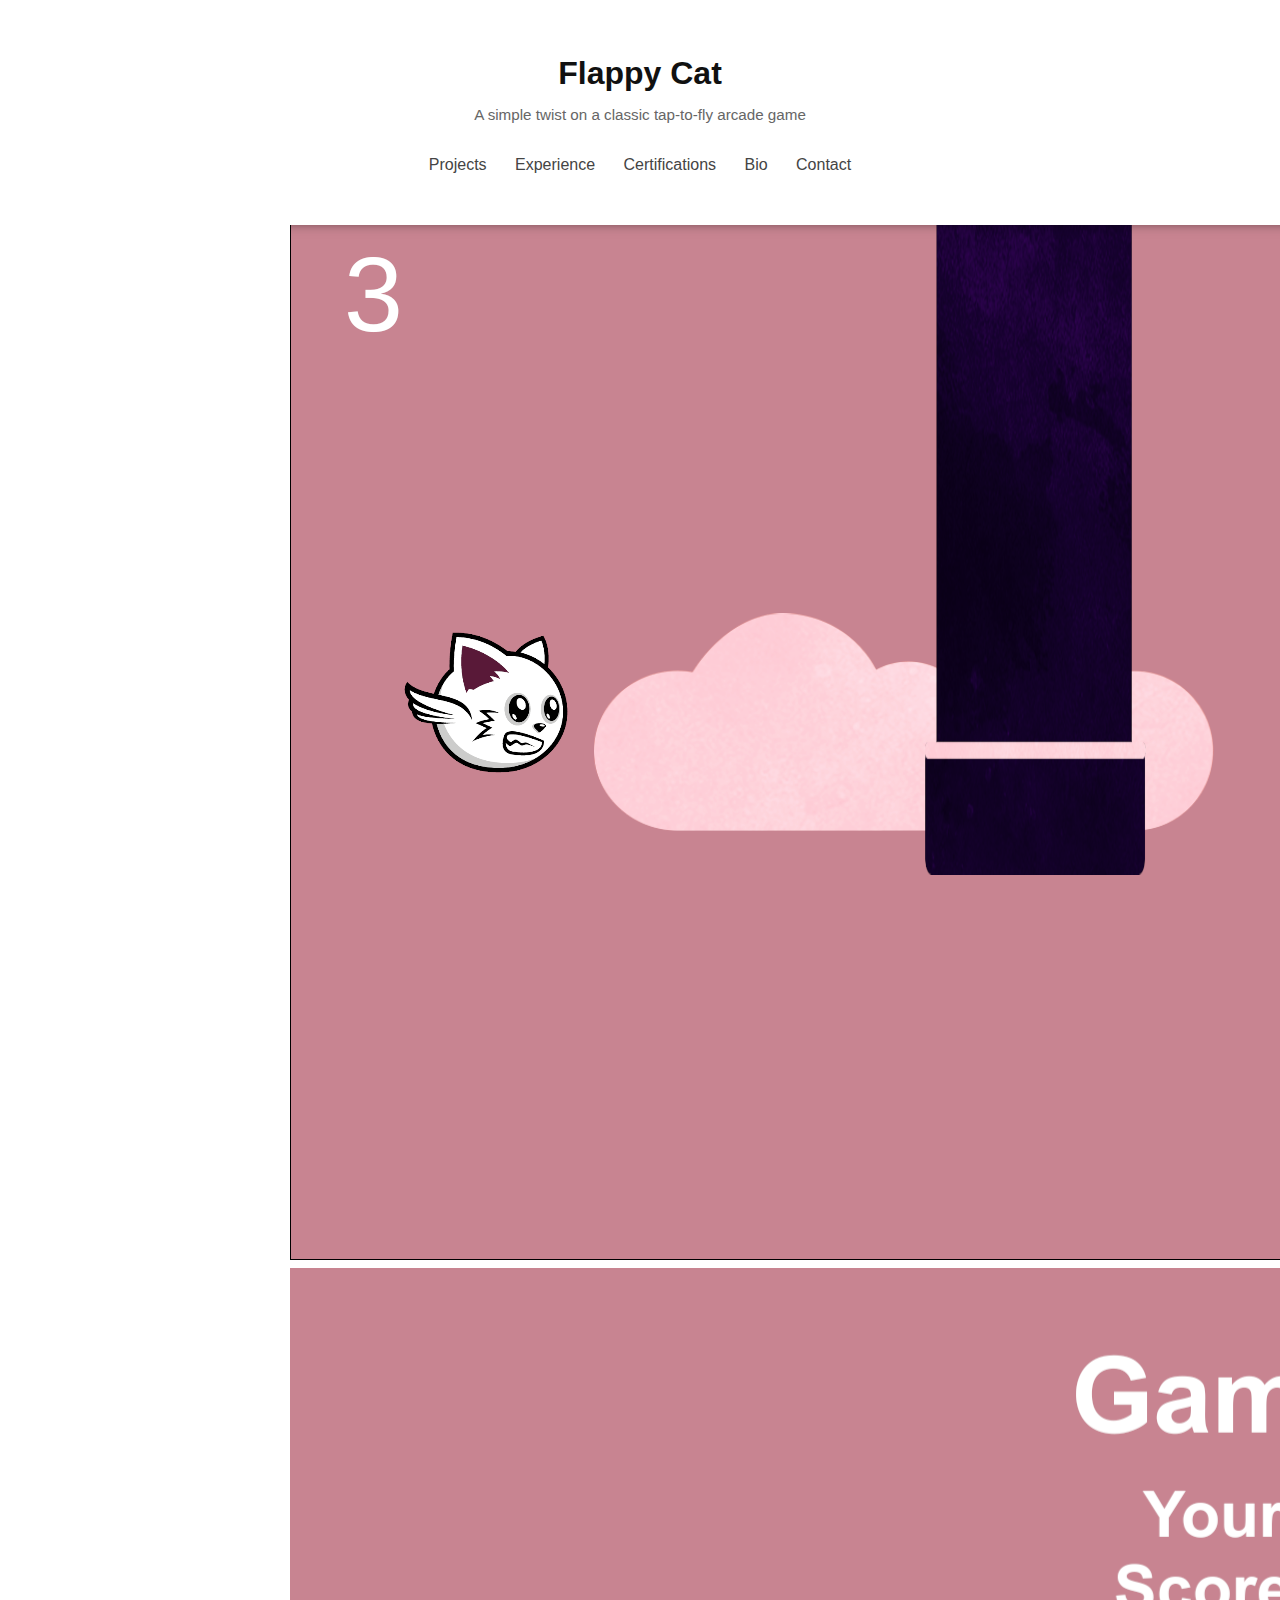
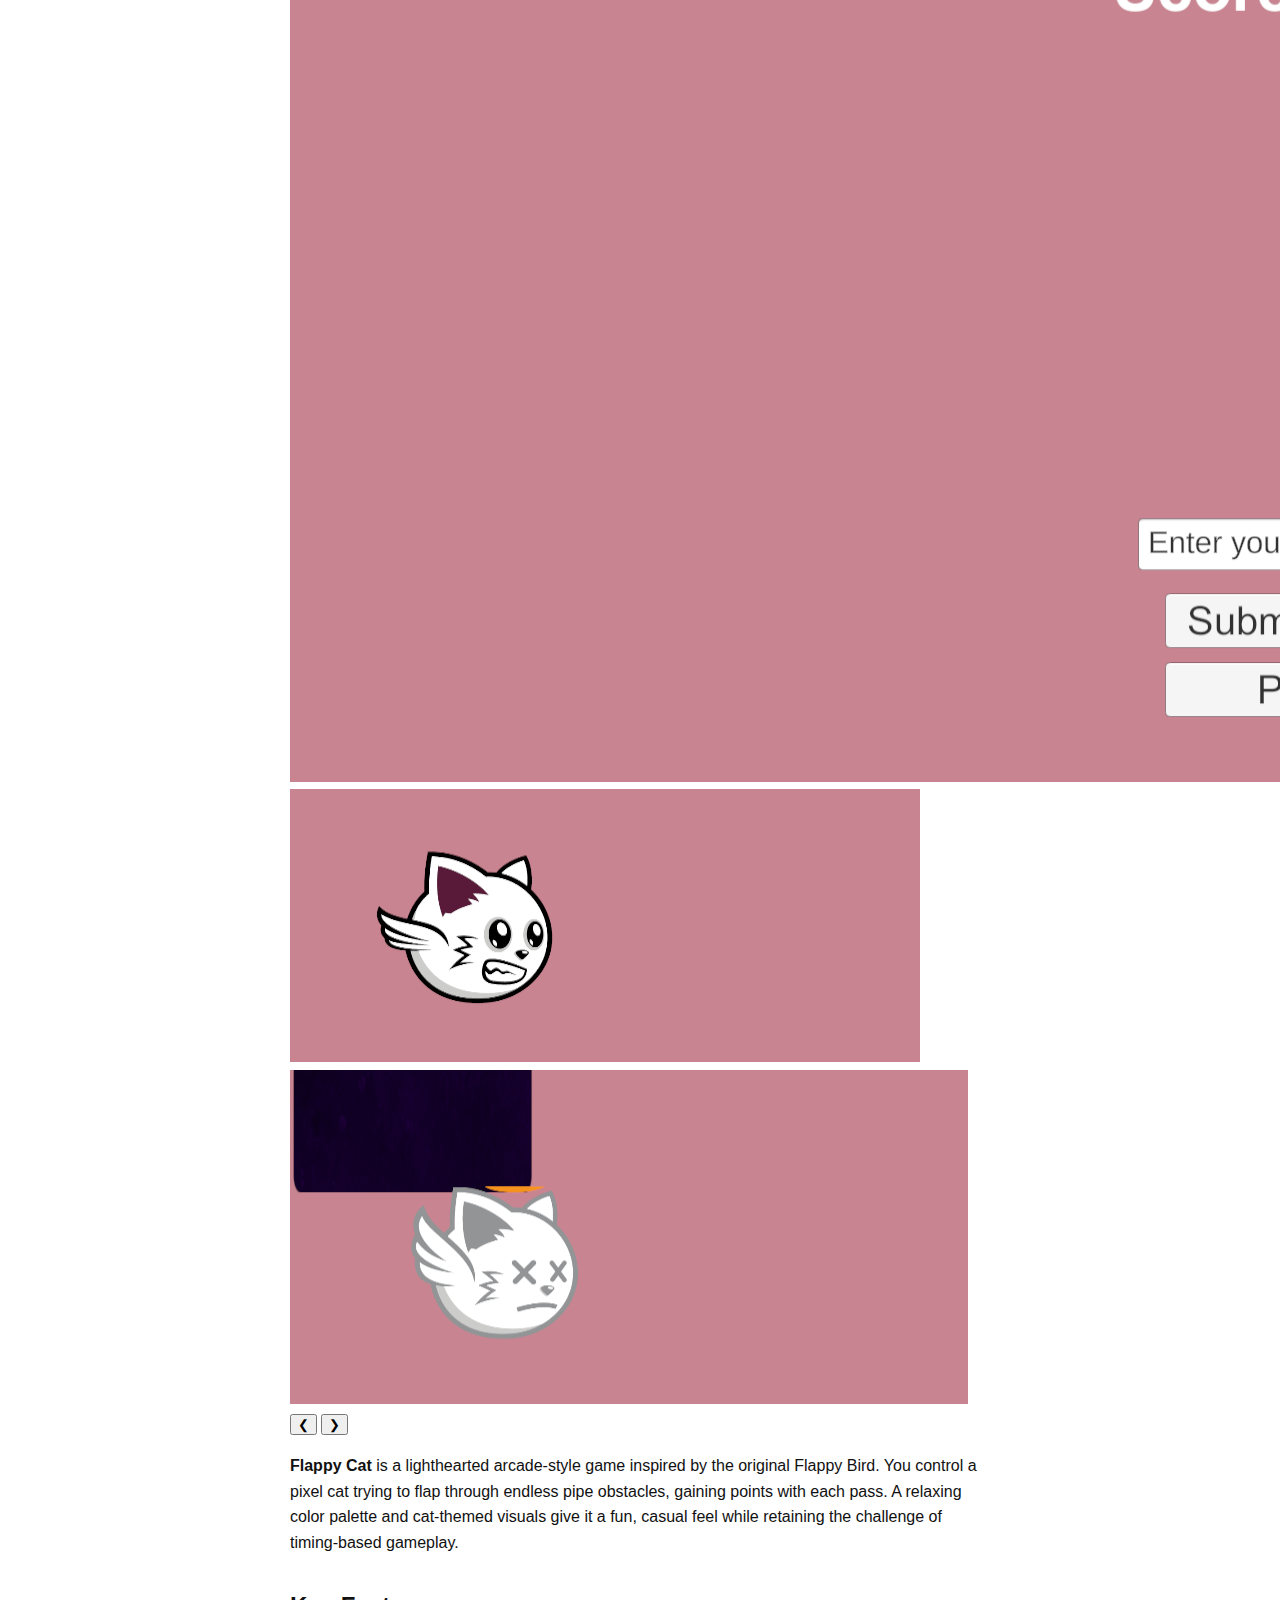
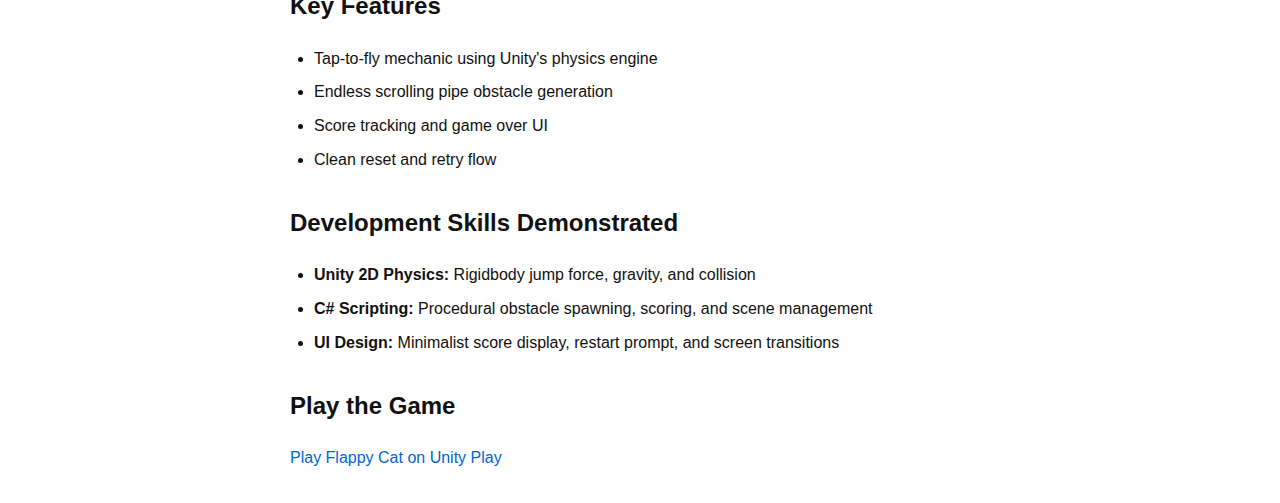
<file: flappy-cat.html>
<!DOCTYPE html>
<html lang="en">
<head>
  <meta charset="UTF-8"/>
  <meta name="viewport" content="width=device-width, initial-scale=1.0" />
  <title>Flappy Cat – Project Page</title>
  <link rel="stylesheet" href="styles.css" />
</head>
<body>
  <header>
    <h1>Flappy Cat</h1>
    <p class="subtitle">A simple twist on a classic tap-to-fly arcade game</p>
    <nav>
      <a href="index.html">Projects</a>
      <a href="experience.html">Experience</a>
      <a href="certifications.html">Certifications</a>
      <a href="bio.html">Bio</a>
      <a href="contact.html">Contact</a>
    </nav>
  </header>

  <main class="text-block">
    <section class="slideshow-wrapper">
      <div class="slideshow-container">
        <img class="slide active" src="assets/images/Flappy_Cat_Screenshot_1.png" alt="Screenshot 1" />
        <img class="slide" src="assets/images/Flappy_Cat_Screenshot_2.png" alt="Screenshot 2" />
        <img class="slide" src="assets/images/Flappy_Cat_Screenshot_3.png" alt="Screenshot 3" />
        <img class="slide" src="assets/images/Flappy_Cat_Screenshot_4.png" alt="Screenshot 4" />
        <div class="slideshow-buttons">
          <button onclick="prevSlide(this)">&#10094;</button>
          <button onclick="nextSlide(this)">&#10095;</button>
        </div>
      </div>
    </section>

    <section>
      <p><strong>Flappy Cat</strong> is a lighthearted arcade-style game inspired by the original Flappy Bird. You control a pixel cat trying to flap through endless pipe obstacles, gaining points with each pass. A relaxing color palette and cat-themed visuals give it a fun, casual feel while retaining the challenge of timing-based gameplay.</p>
    </section>

    <section>
      <h2>Key Features</h2>
      <ul>
        <li>Tap-to-fly mechanic using Unity's physics engine</li>
        <li>Endless scrolling pipe obstacle generation</li>
        <li>Score tracking and game over UI</li>
        <li>Clean reset and retry flow</li>
      </ul>
    </section>

    <section>
      <h2>Development Skills Demonstrated</h2>
      <ul>
        <li><strong>Unity 2D Physics:</strong> Rigidbody jump force, gravity, and collision</li>
        <li><strong>C# Scripting:</strong> Procedural obstacle spawning, scoring, and scene management</li>
        <li><strong>UI Design:</strong> Minimalist score display, restart prompt, and screen transitions</li>
      </ul>
    </section>

    <section>
      <h2>Play the Game</h2>
      <p><a href="https://play.unity.com/en/games/af0aa8ba-6f4e-402b-9c50-438791305905/flappy-cat" target="_blank">Play Flappy Cat on Unity Play</a></p>
    </section>
  </main>

  <script>
    function nextSlide(button) {
      const container = button.closest('.slideshow-container');
      const slides = container.querySelectorAll('.slide');
      let currentIndex = Array.from(slides).findIndex(slide => slide.classList.contains('active'));
      slides[currentIndex].classList.remove('active');
      slides[(currentIndex + 1) % slides.length].classList.add('active');
    }

    function prevSlide(button) {
      const container = button.closest('.slideshow-container');
      const slides = container.querySelectorAll('.slide');
      let currentIndex = Array.from(slides).findIndex(slide => slide.classList.contains('active'));
      slides[currentIndex].classList.remove('active');
      slides[(currentIndex - 1 + slides.length) % slides.length].classList.add('active');
    }
  </script>
</body>
</html>
</file>
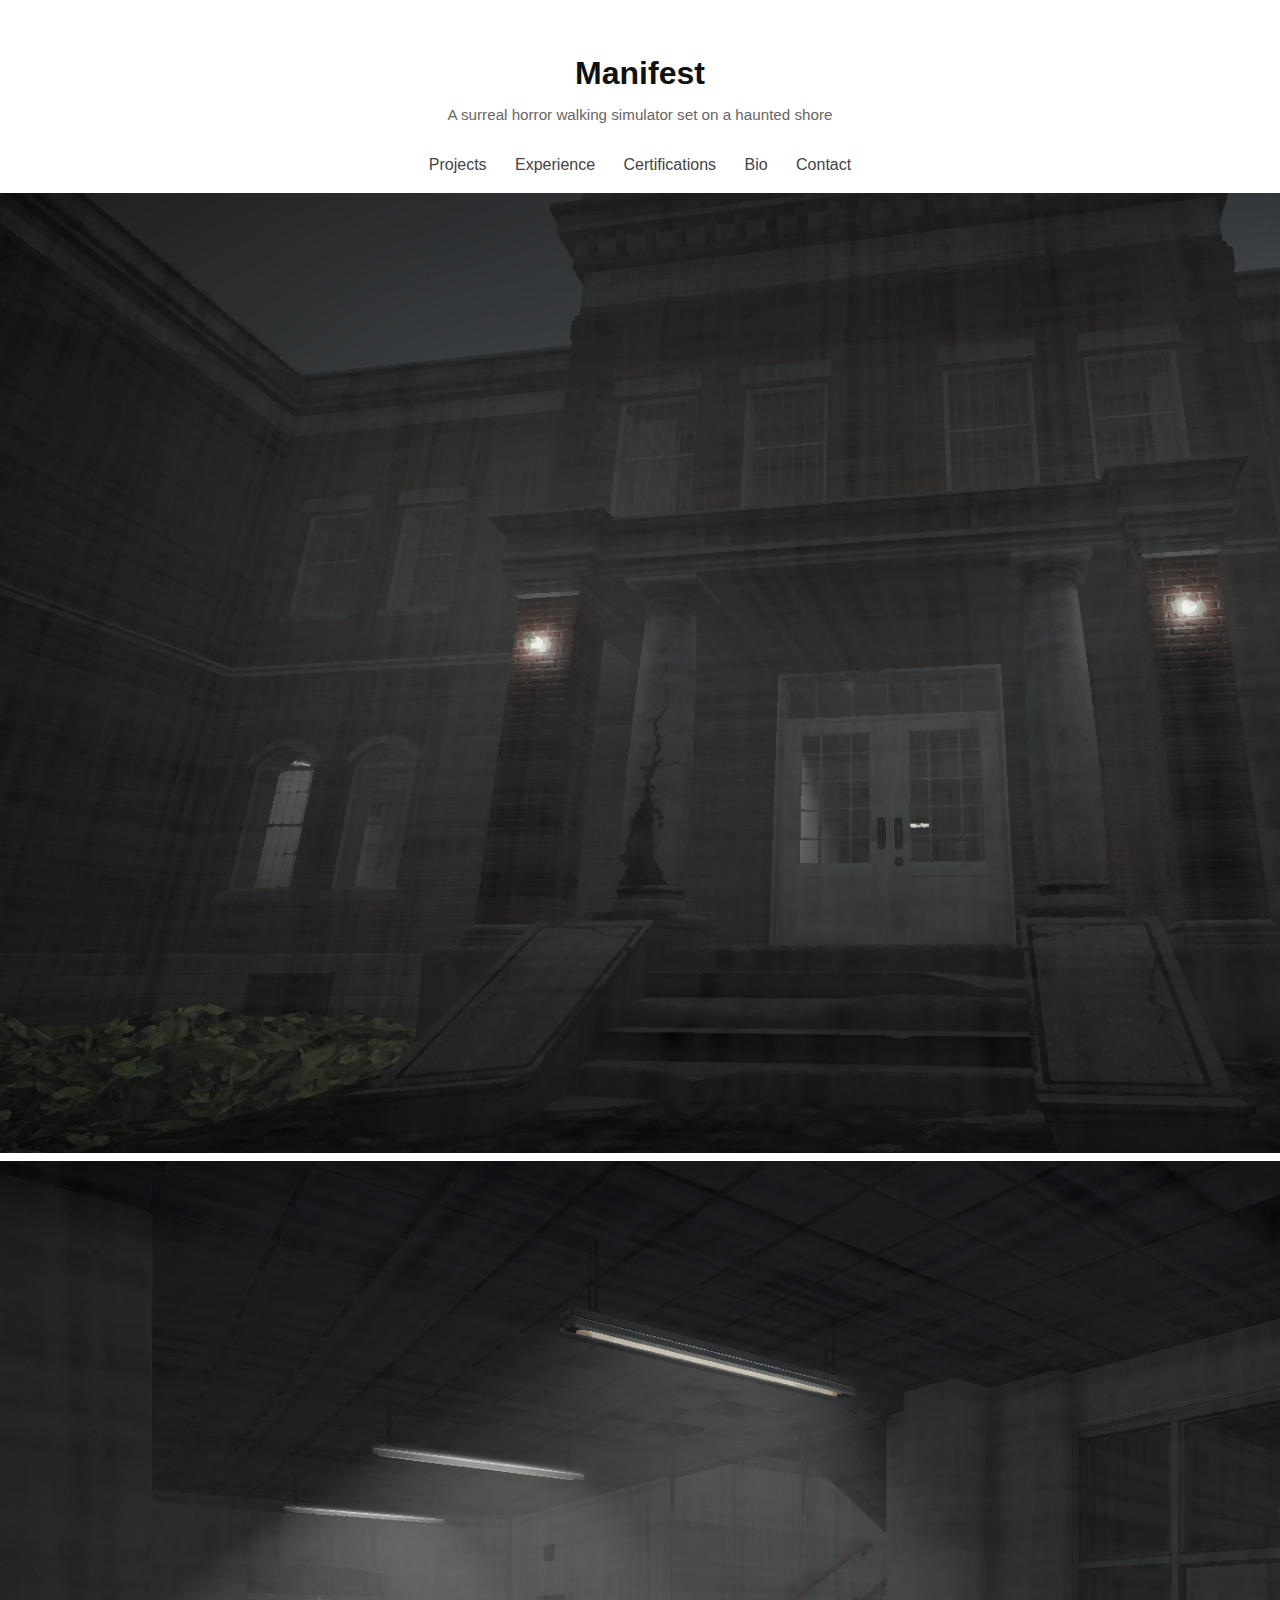
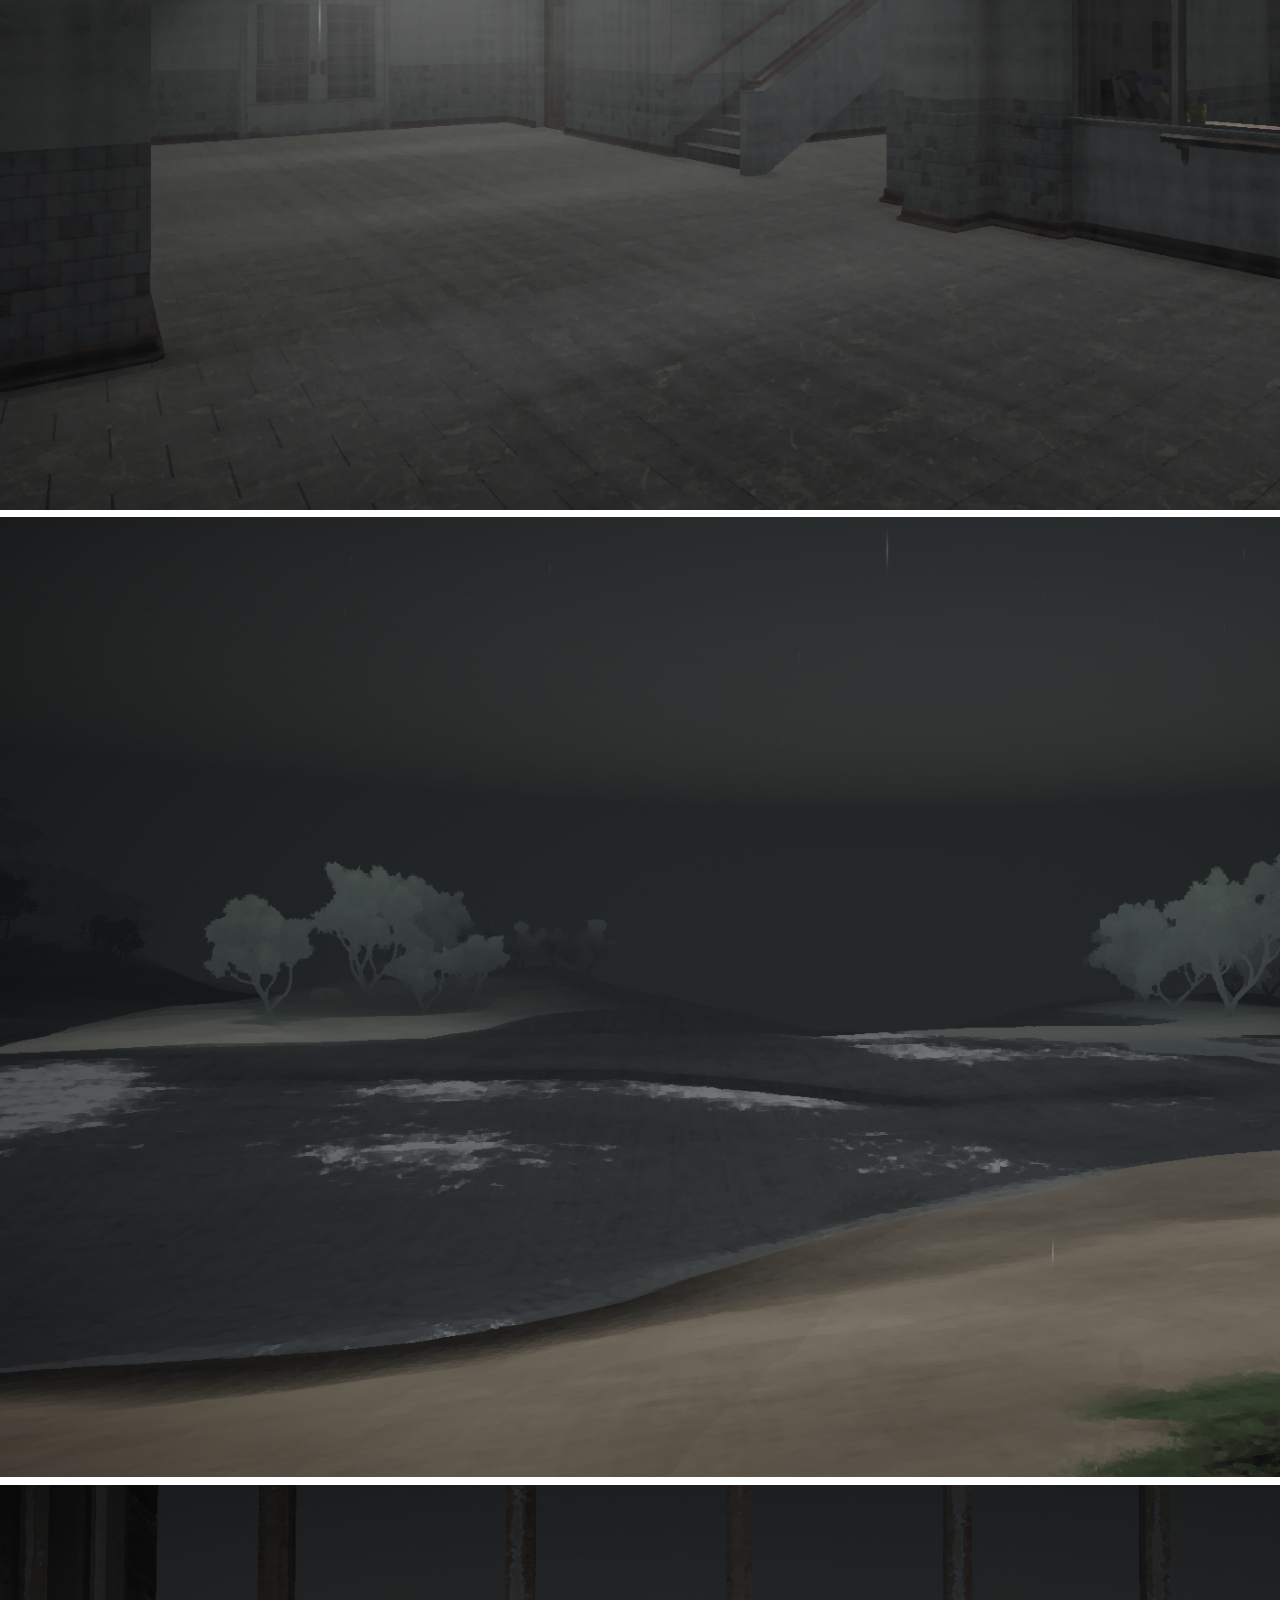
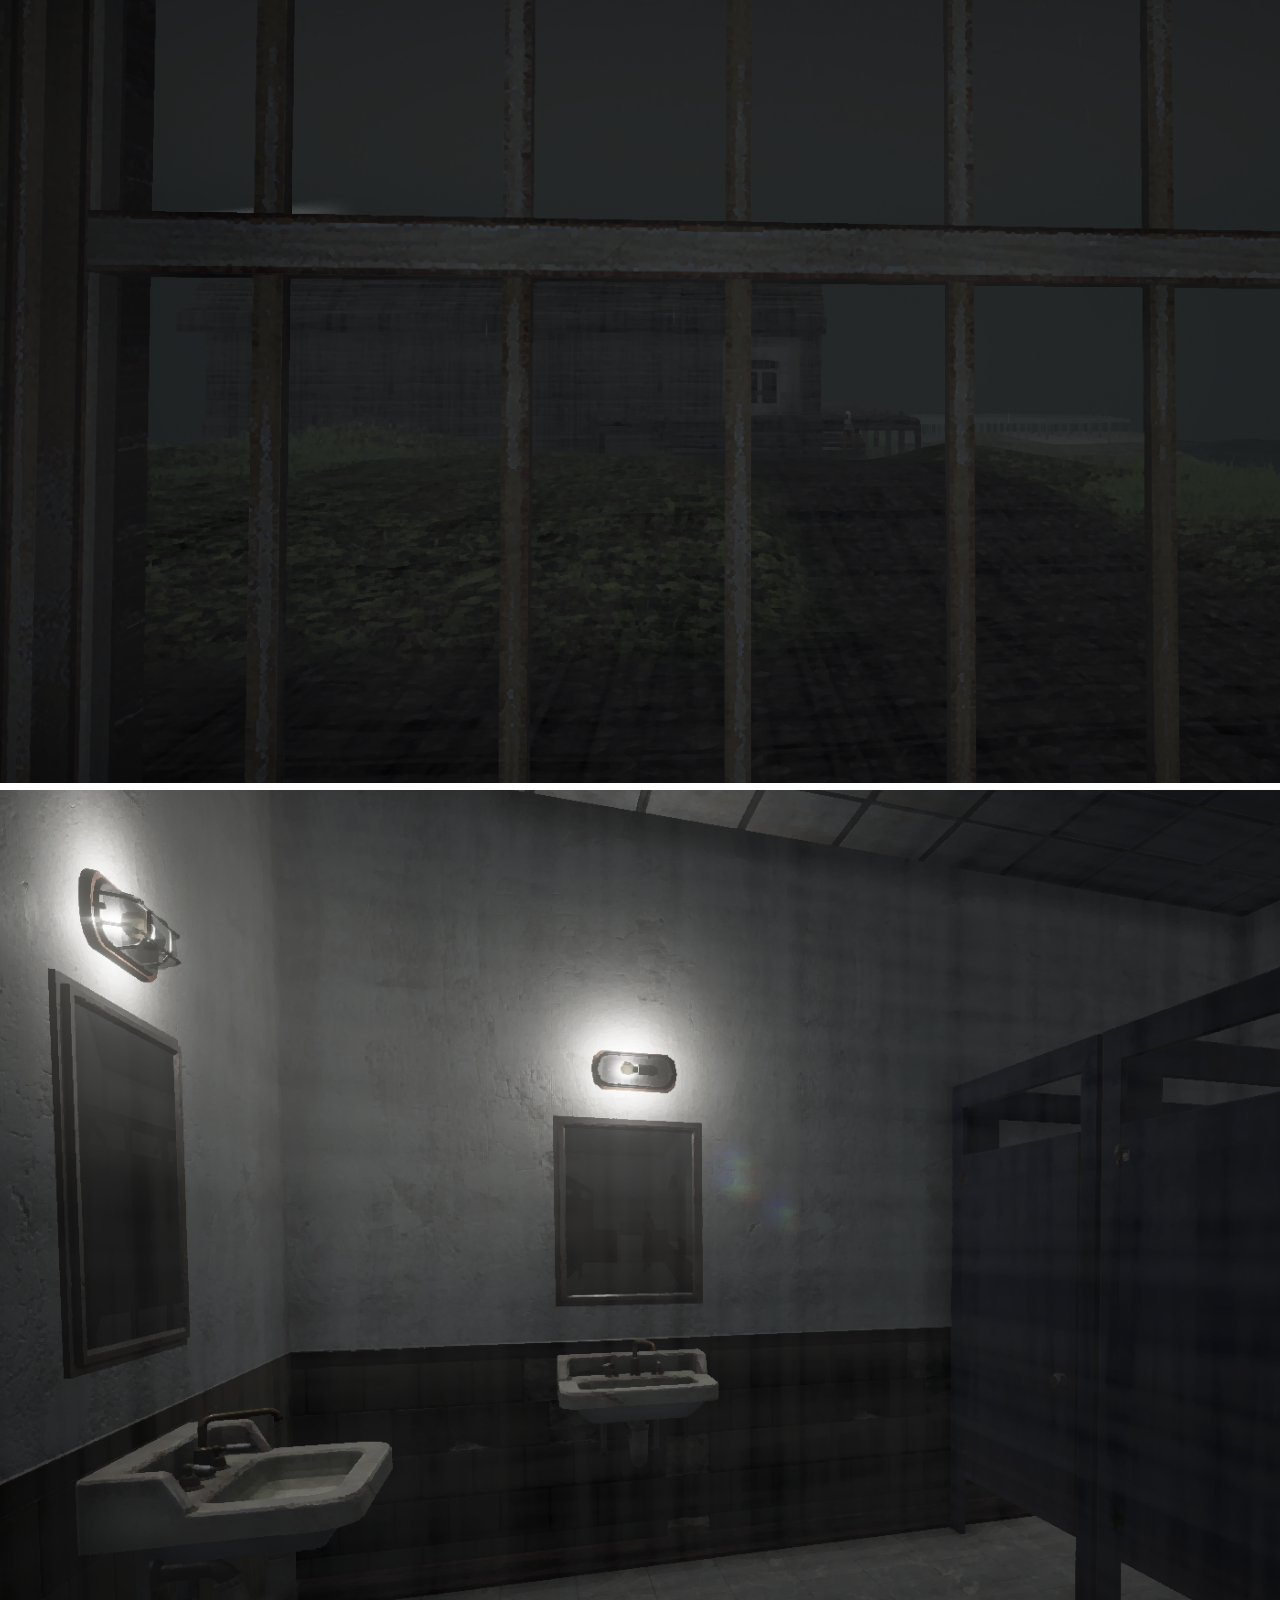
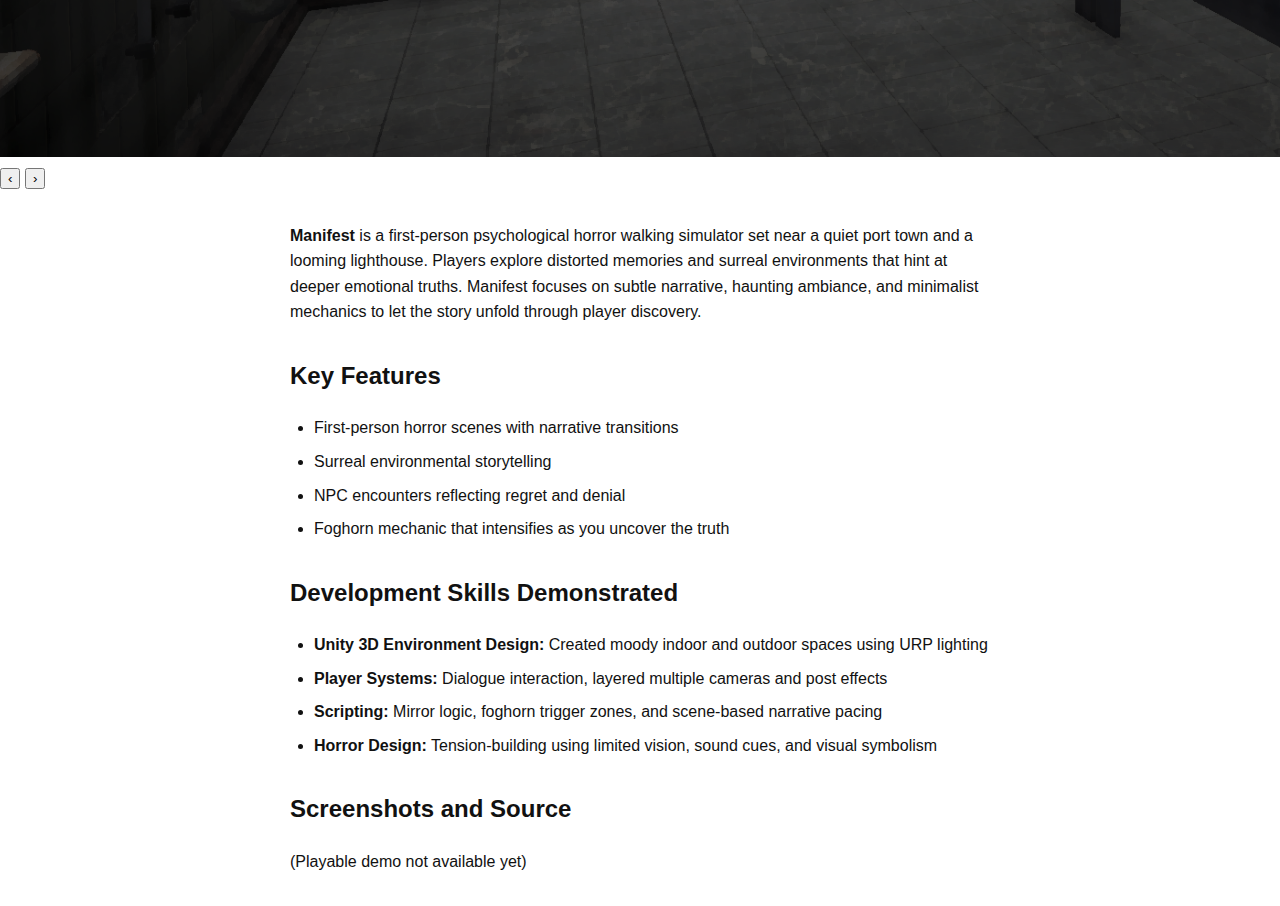
<file: mainifest.html>
<!DOCTYPE html>
<html lang="en">
<head>
  <meta charset="UTF-8"/>
  <meta name="viewport" content="width=device-width, initial-scale=1.0" />
  <title>Manifest – Project Page</title>
  <link rel="stylesheet" href="styles.css" />
</head>
<body>
  <header>
    <h1>Manifest</h1>
    <p class="subtitle">A surreal horror walking simulator set on a haunted shore</p>
    <nav>
      <a href="index.html">Projects</a>
      <a href="experience.html">Experience</a>
      <a href="certifications.html">Certifications</a>
      <a href="bio.html">Bio</a>
      <a href="contact.html">Contact</a>
    </nav>
  </header>

  <!-- Slideshow -->
  <div class="slideshow-wrapper">
  <div class="slideshow-container">
    <img class="slide active" src="assets/images/Manifest_Screenshot_1.png" alt="Manifest Screenshot 1" />
    <img class="slide" src="assets/images/Manifest_Screenshot_2.png" alt="Manifest Screenshot 2" />
    <img class="slide" src="assets/images/Manifest_Screenshot_3.png" alt="Manifest Screenshot 3" />
    <img class="slide" src="assets/images/Manifest_Screenshot_4.png" alt="Manifest Screenshot 4" />
    <img class="slide" src="assets/images/Manifest_Screenshot_5.png" alt="Manifest Screenshot 5" />

    <div class="slideshow-buttons">
      <button onclick="plusSlide(-1)">‹</button>
      <button onclick="plusSlide(1)">›</button>
    </div>
    </div>
  </div>

  <main class="text-block">
    <section>
      <p><strong>Manifest</strong> is a first-person psychological horror walking simulator set near a quiet port town and a looming lighthouse. Players explore distorted memories and surreal environments that hint at deeper emotional truths. Manifest focuses on subtle narrative, haunting ambiance, and minimalist mechanics to let the story unfold through player discovery.</p>
    </section>

    <section>
      <h2>Key Features</h2>
      <ul>
        <li>First-person horror scenes with narrative transitions</li>
        <li>Surreal environmental storytelling</li>
        <li>NPC encounters reflecting regret and denial</li>
        <li>Foghorn mechanic that intensifies as you uncover the truth</li>
      </ul>
    </section>

    <section>
      <h2>Development Skills Demonstrated</h2>
      <ul>
        <li><strong>Unity 3D Environment Design:</strong> Created moody indoor and outdoor spaces using URP lighting</li>
        <li><strong>Player Systems:</strong> Dialogue interaction, layered multiple cameras and post effects</li>
        <li><strong>Scripting:</strong> Mirror logic, foghorn trigger zones, and scene-based narrative pacing</li>
        <li><strong>Horror Design:</strong> Tension-building using limited vision, sound cues, and visual symbolism</li>
      </ul>
    </section>

    <section>
      <h2>Screenshots and Source</h2>
      <p>(Playable demo not available yet)</p>
    </section>
  </main>

  <!-- Slideshow Script -->
  <script>
    let currentSlide = 0;
    const slides = document.querySelectorAll(".slide");

    function showSlide(index) {
      slides.forEach((slide, i) => {
        slide.classList.toggle("active", i === index);
      });
    }

    function plusSlide(n) {
      currentSlide = (currentSlide + n + slides.length) % slides.length;
      showSlide(currentSlide);
    }

    showSlide(currentSlide);
  </script>
</body>
</html>
</file>
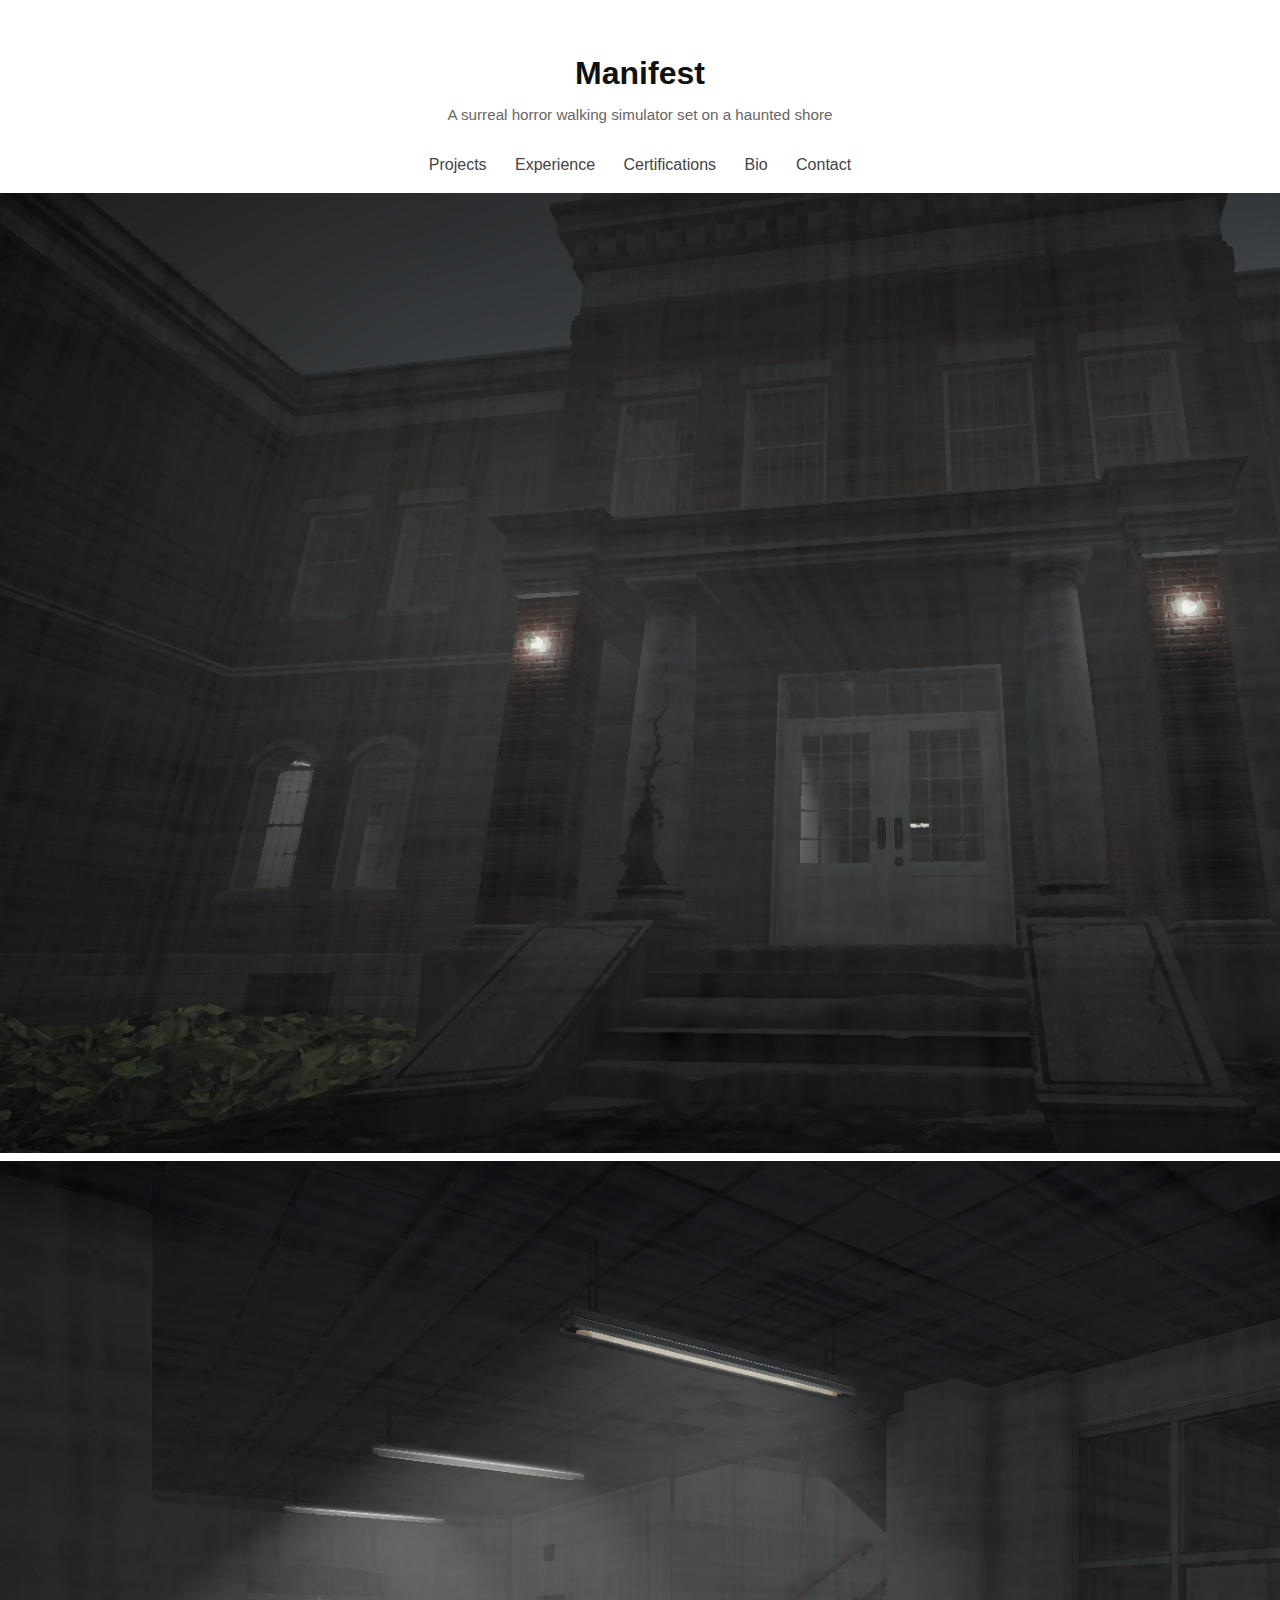
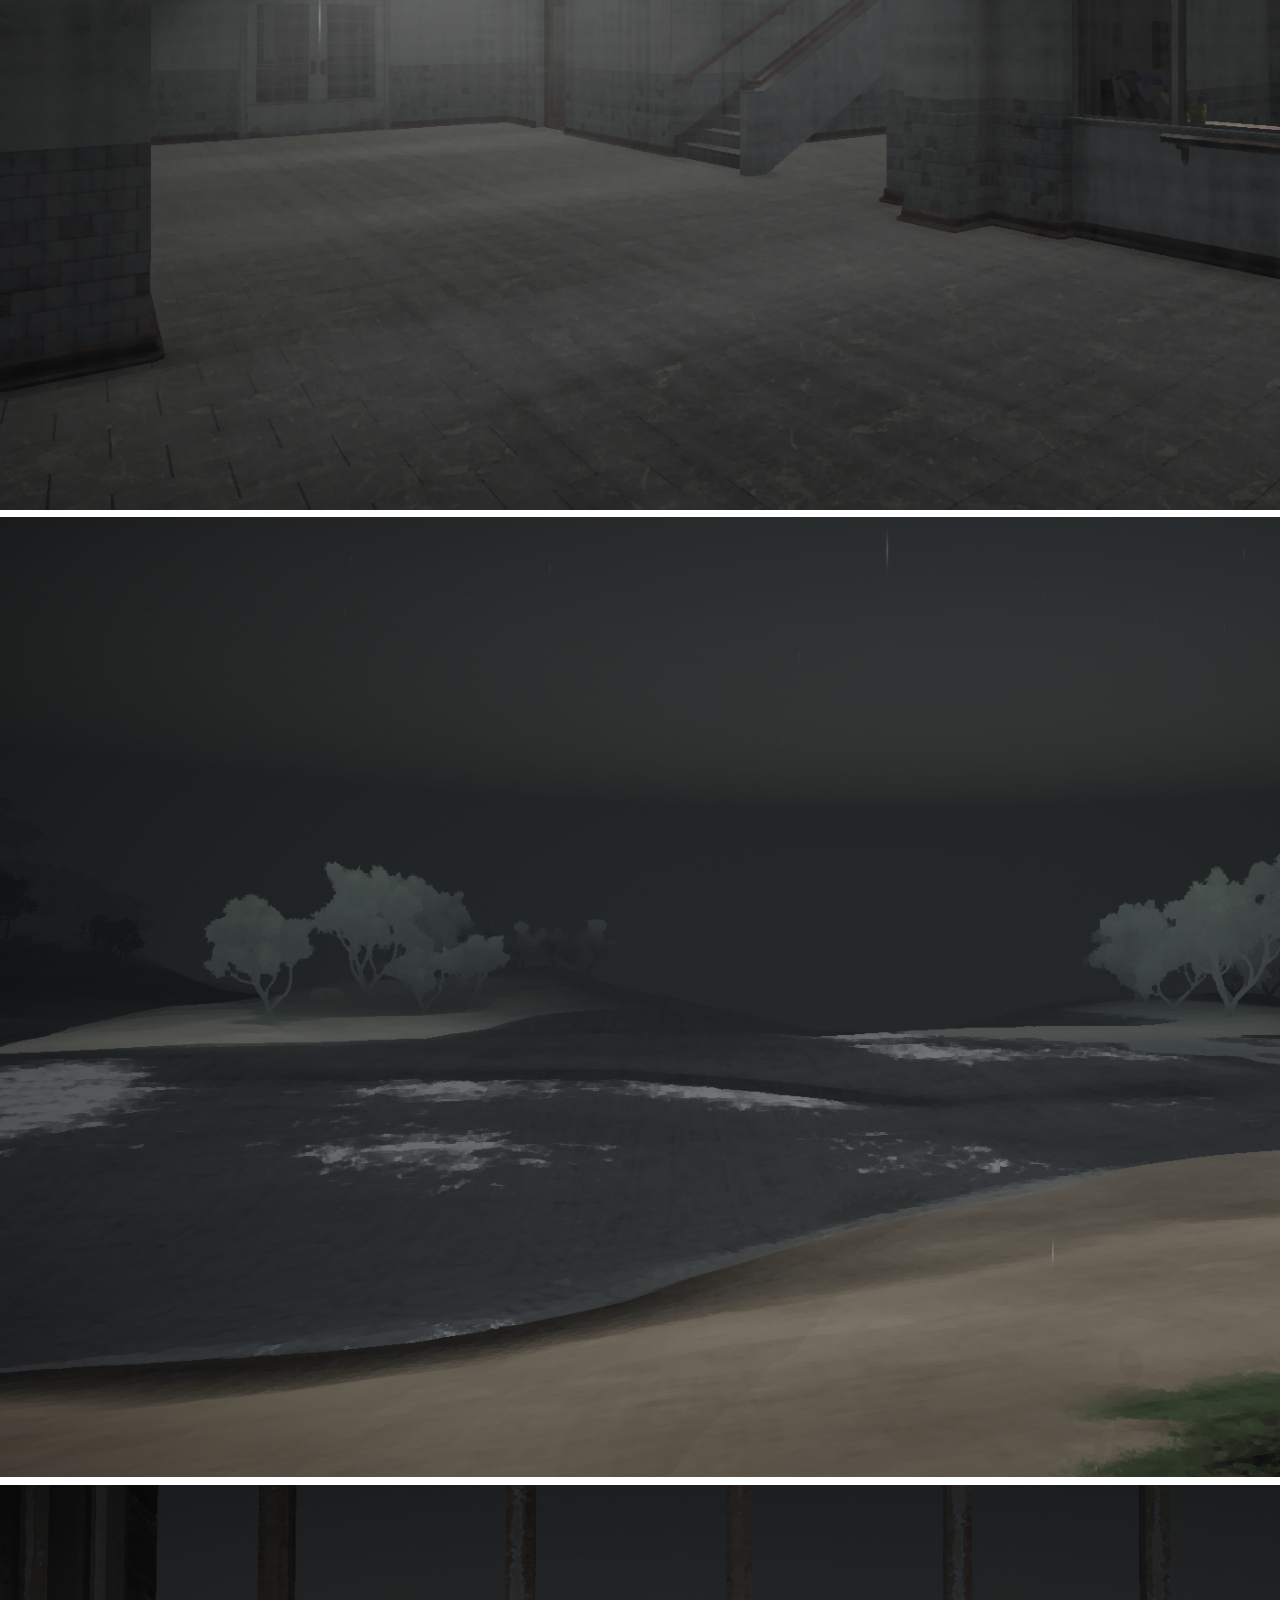
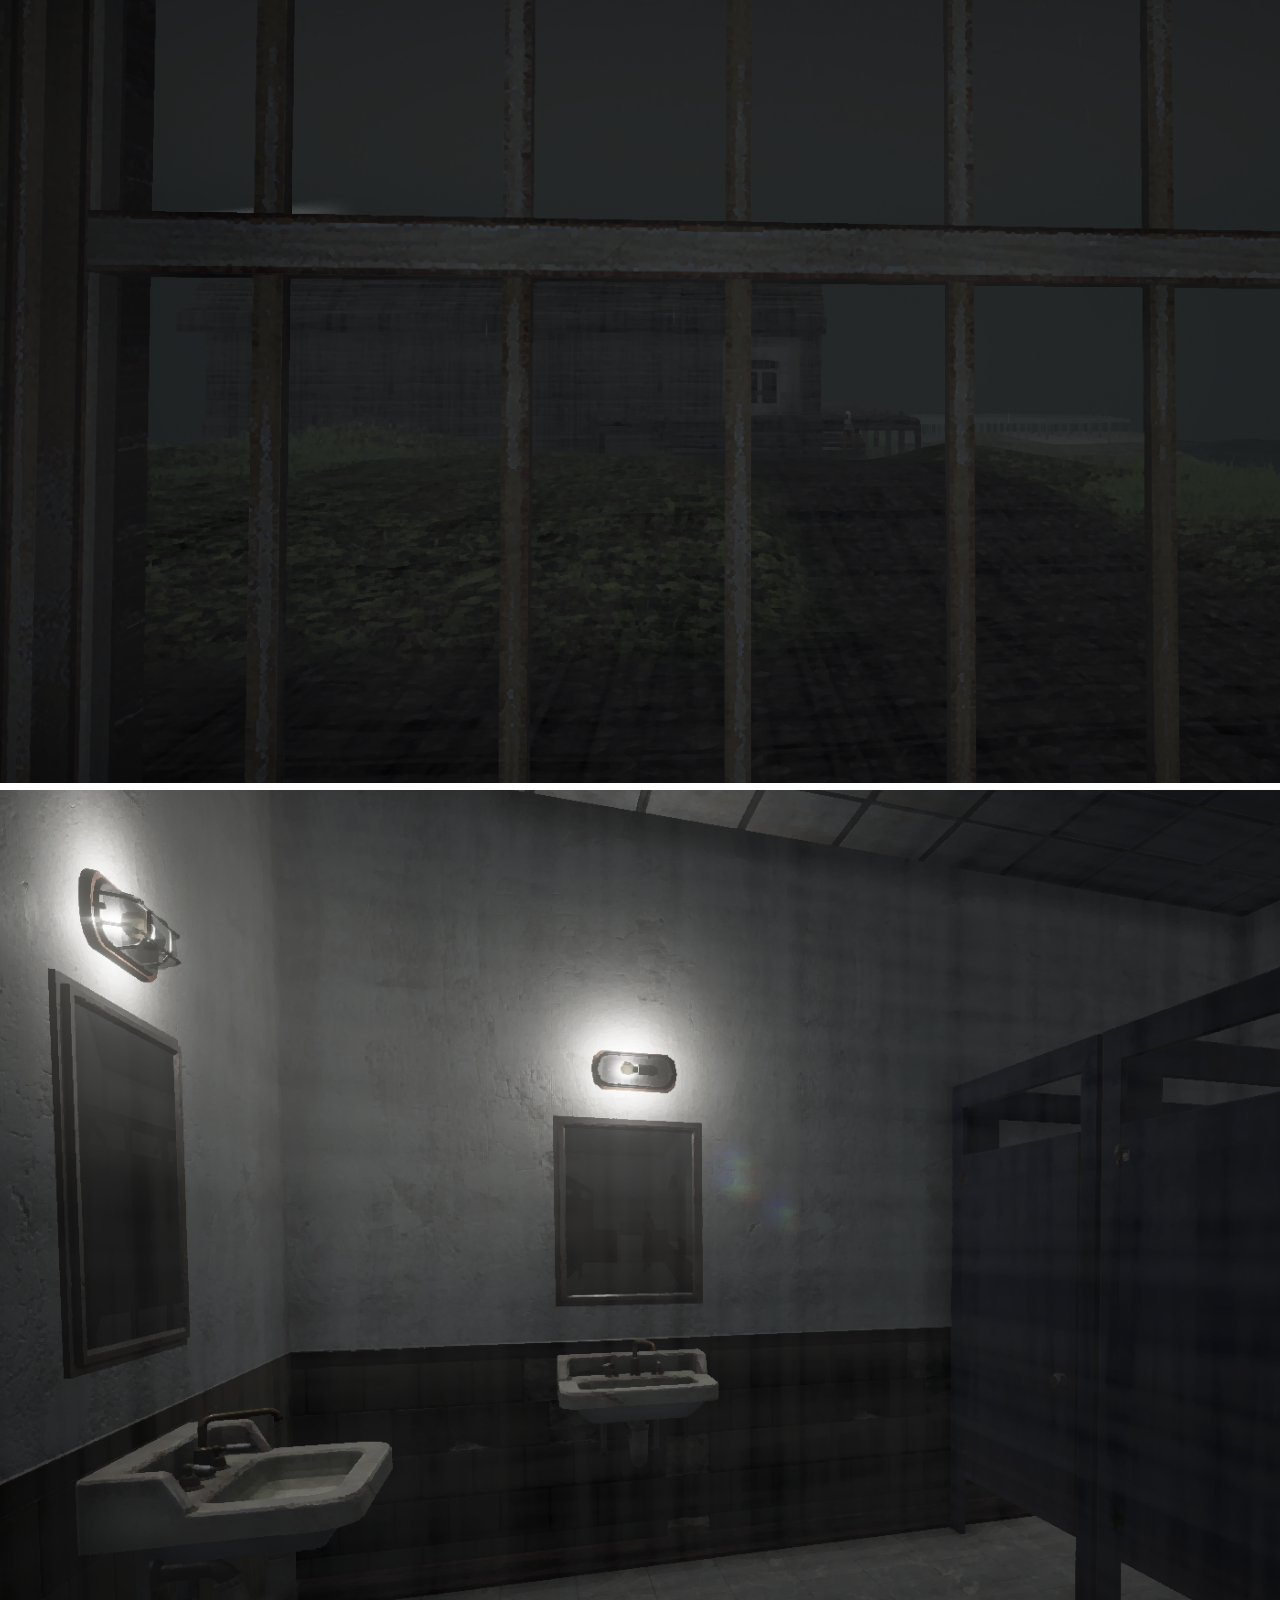
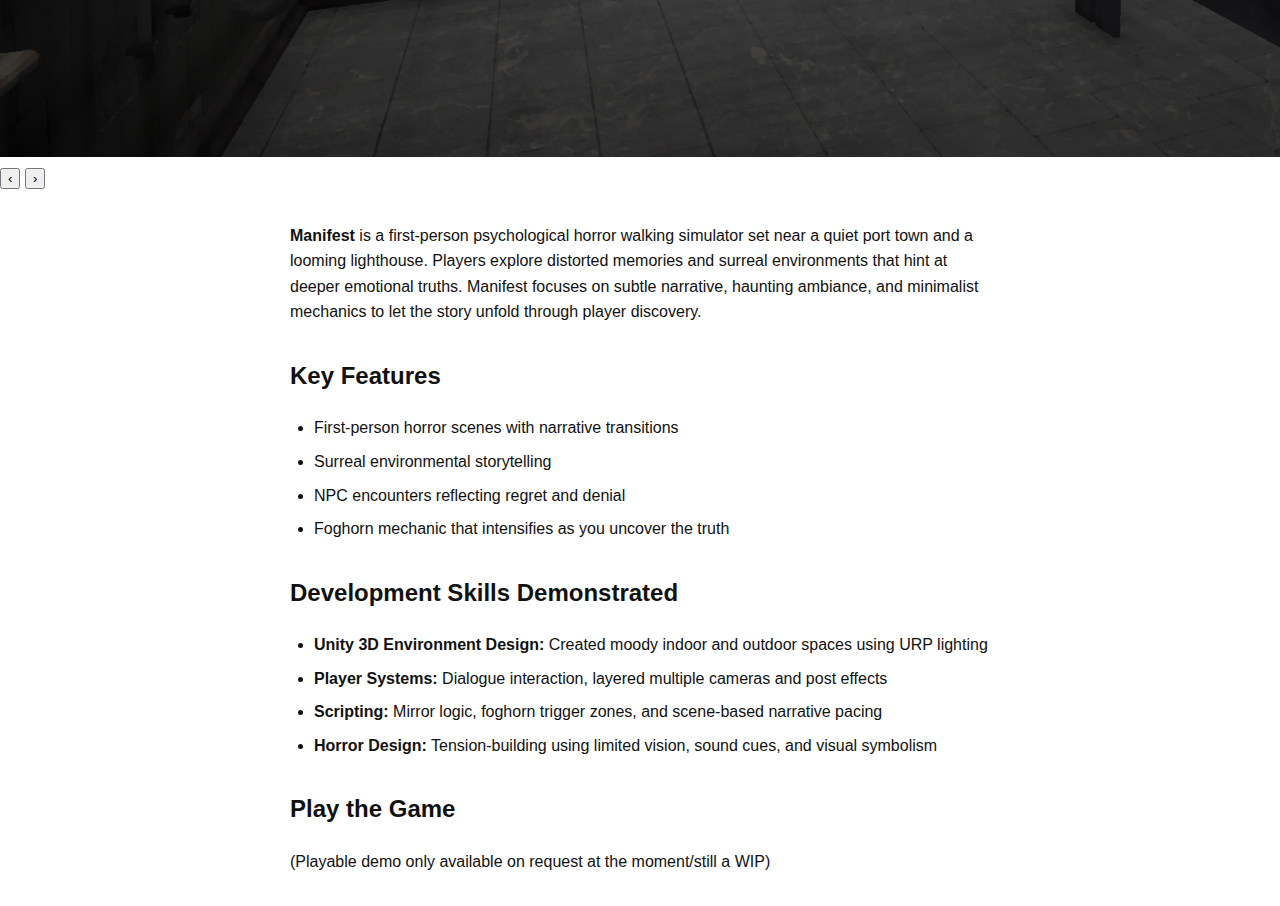
<file: manifest.html>
<!DOCTYPE html>
<html lang="en">
<head>
  <meta charset="UTF-8"/>
  <meta name="viewport" content="width=device-width, initial-scale=1.0" />
  <title>Manifest – Project Page</title>
  <link rel="stylesheet" href="styles.css" />
</head>
<body>
  <header>
    <h1>Manifest</h1>
    <p class="subtitle">A surreal horror walking simulator set on a haunted shore</p>
    <nav>
      <a href="index.html">Projects</a>
      <a href="experience.html">Experience</a>
      <a href="certifications.html">Certifications</a>
      <a href="bio.html">Bio</a>
      <a href="contact.html">Contact</a>
    </nav>
  </header>

  <!-- Slideshow -->
  <div class="slideshow-wrapper">
  <div class="slideshow-container">
    <img class="slide active" src="assets/images/Manifest_Screenshot_1.png" alt="Manifest Screenshot 1" />
    <img class="slide" src="assets/images/Manifest_Screenshot_2.png" alt="Manifest Screenshot 2" />
    <img class="slide" src="assets/images/Manifest_Screenshot_3.png" alt="Manifest Screenshot 3" />
    <img class="slide" src="assets/images/Manifest_Screenshot_4.png" alt="Manifest Screenshot 4" />
    <img class="slide" src="assets/images/Manifest_Screenshot_5.png" alt="Manifest Screenshot 5" />

    <div class="slideshow-buttons">
      <button onclick="plusSlide(-1)">‹</button>
      <button onclick="plusSlide(1)">›</button>
    </div>
    </div>
  </div>

  <main class="text-block">
    <section>
      <p><strong>Manifest</strong> is a first-person psychological horror walking simulator set near a quiet port town and a looming lighthouse. Players explore distorted memories and surreal environments that hint at deeper emotional truths. Manifest focuses on subtle narrative, haunting ambiance, and minimalist mechanics to let the story unfold through player discovery.</p>
    </section>

    <section>
      <h2>Key Features</h2>
      <ul>
        <li>First-person horror scenes with narrative transitions</li>
        <li>Surreal environmental storytelling</li>
        <li>NPC encounters reflecting regret and denial</li>
        <li>Foghorn mechanic that intensifies as you uncover the truth</li>
      </ul>
    </section>

    <section>
      <h2>Development Skills Demonstrated</h2>
      <ul>
        <li><strong>Unity 3D Environment Design:</strong> Created moody indoor and outdoor spaces using URP lighting</li>
        <li><strong>Player Systems:</strong> Dialogue interaction, layered multiple cameras and post effects</li>
        <li><strong>Scripting:</strong> Mirror logic, foghorn trigger zones, and scene-based narrative pacing</li>
        <li><strong>Horror Design:</strong> Tension-building using limited vision, sound cues, and visual symbolism</li>
      </ul>
    </section>

    <section>
      <h2>Play the Game</h2>
      <p>(Playable demo only available on request at the moment/still a WIP)</p>
    </section>
  </main>

  <!-- Slideshow Script -->
  <script>
    let currentSlide = 0;
    const slides = document.querySelectorAll(".slide");

    function showSlide(index) {
      slides.forEach((slide, i) => {
        slide.classList.toggle("active", i === index);
      });
    }

    function plusSlide(n) {
      currentSlide = (currentSlide + n + slides.length) % slides.length;
      showSlide(currentSlide);
    }

    showSlide(currentSlide);
  </script>
</body>
</html>
</file>
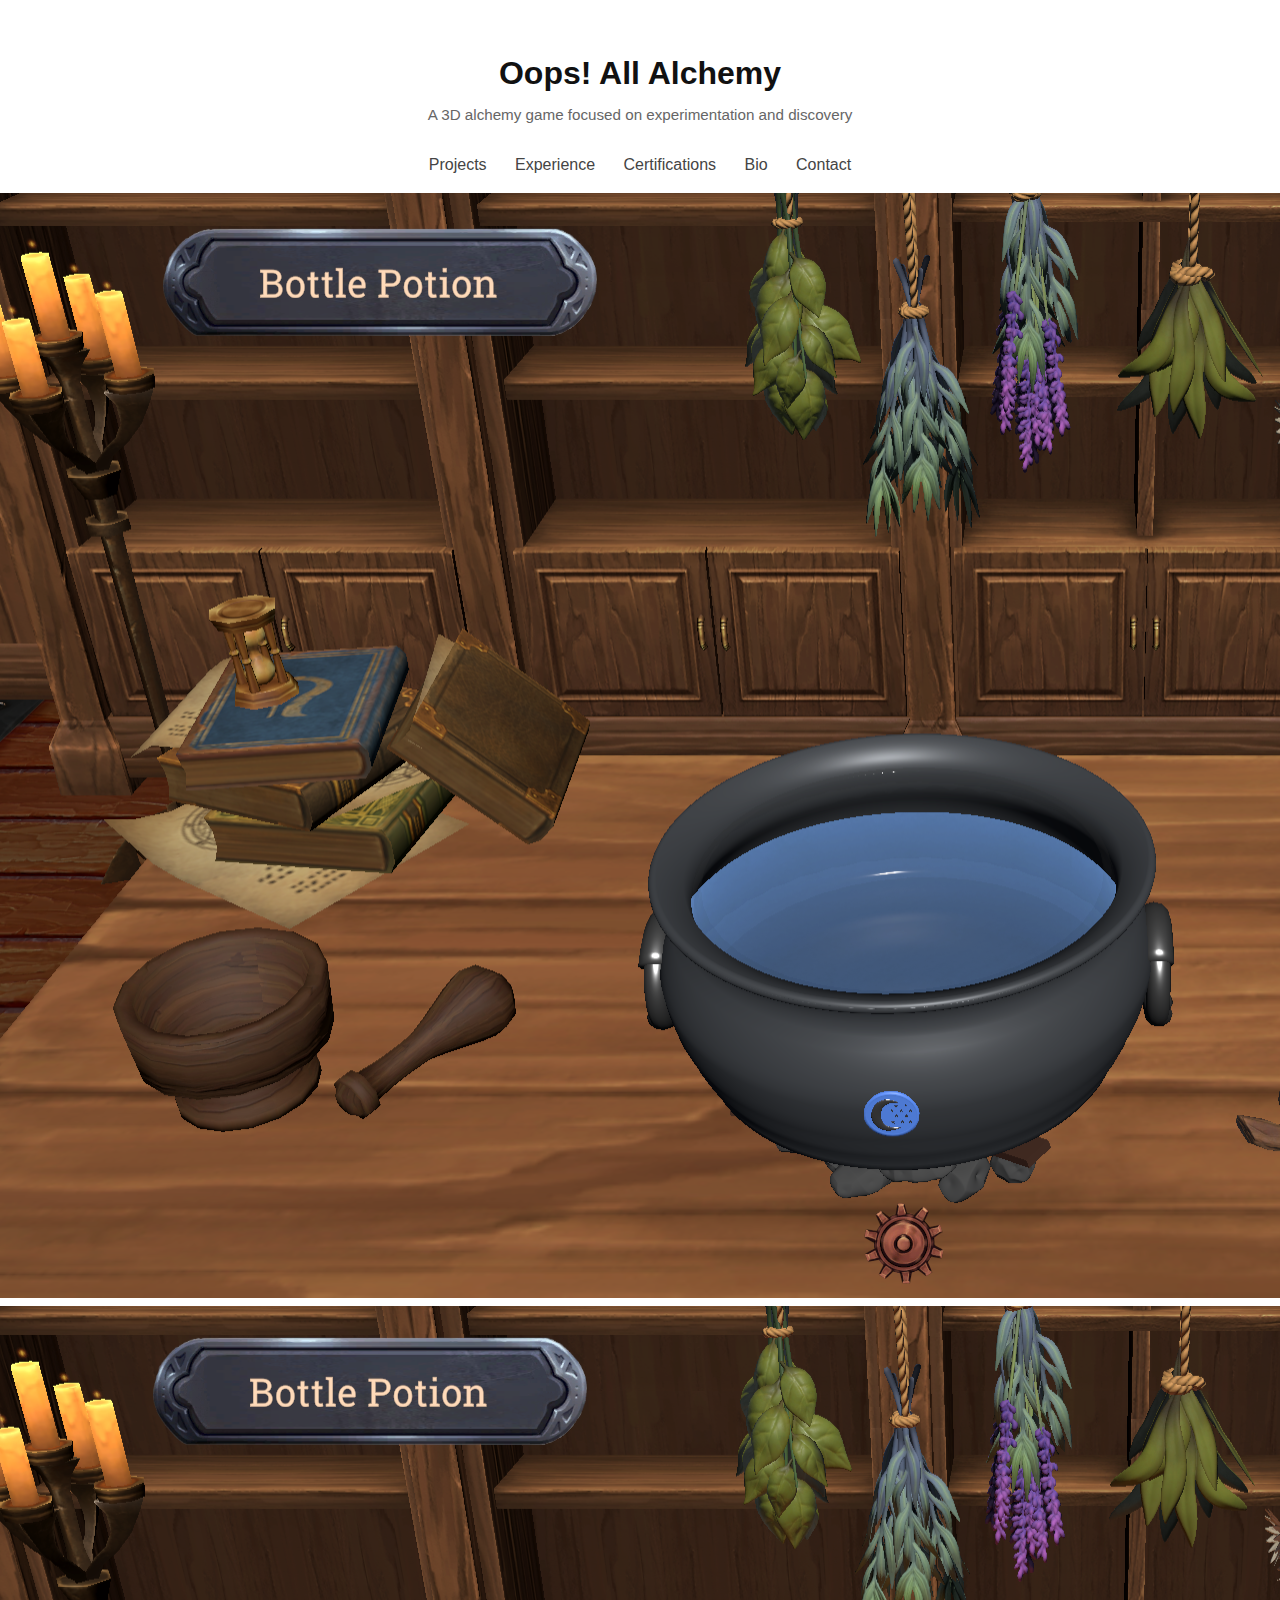
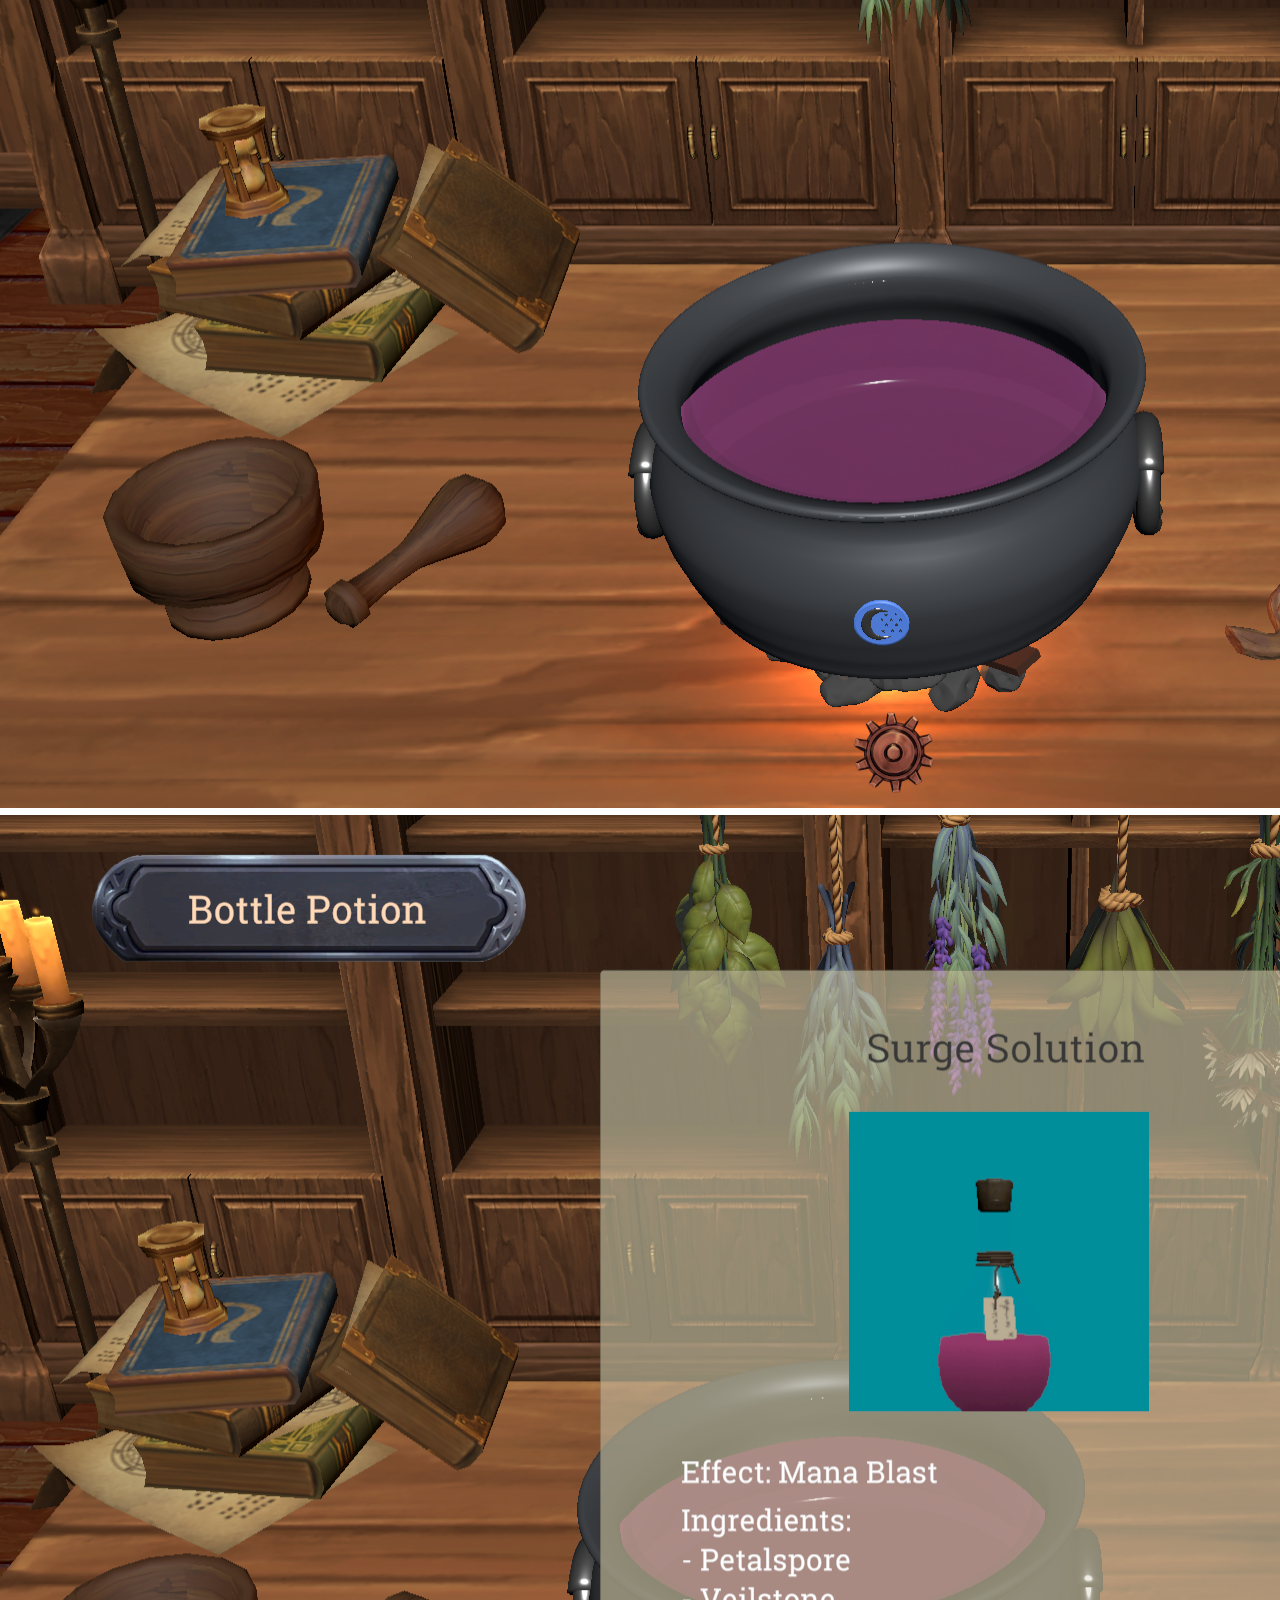
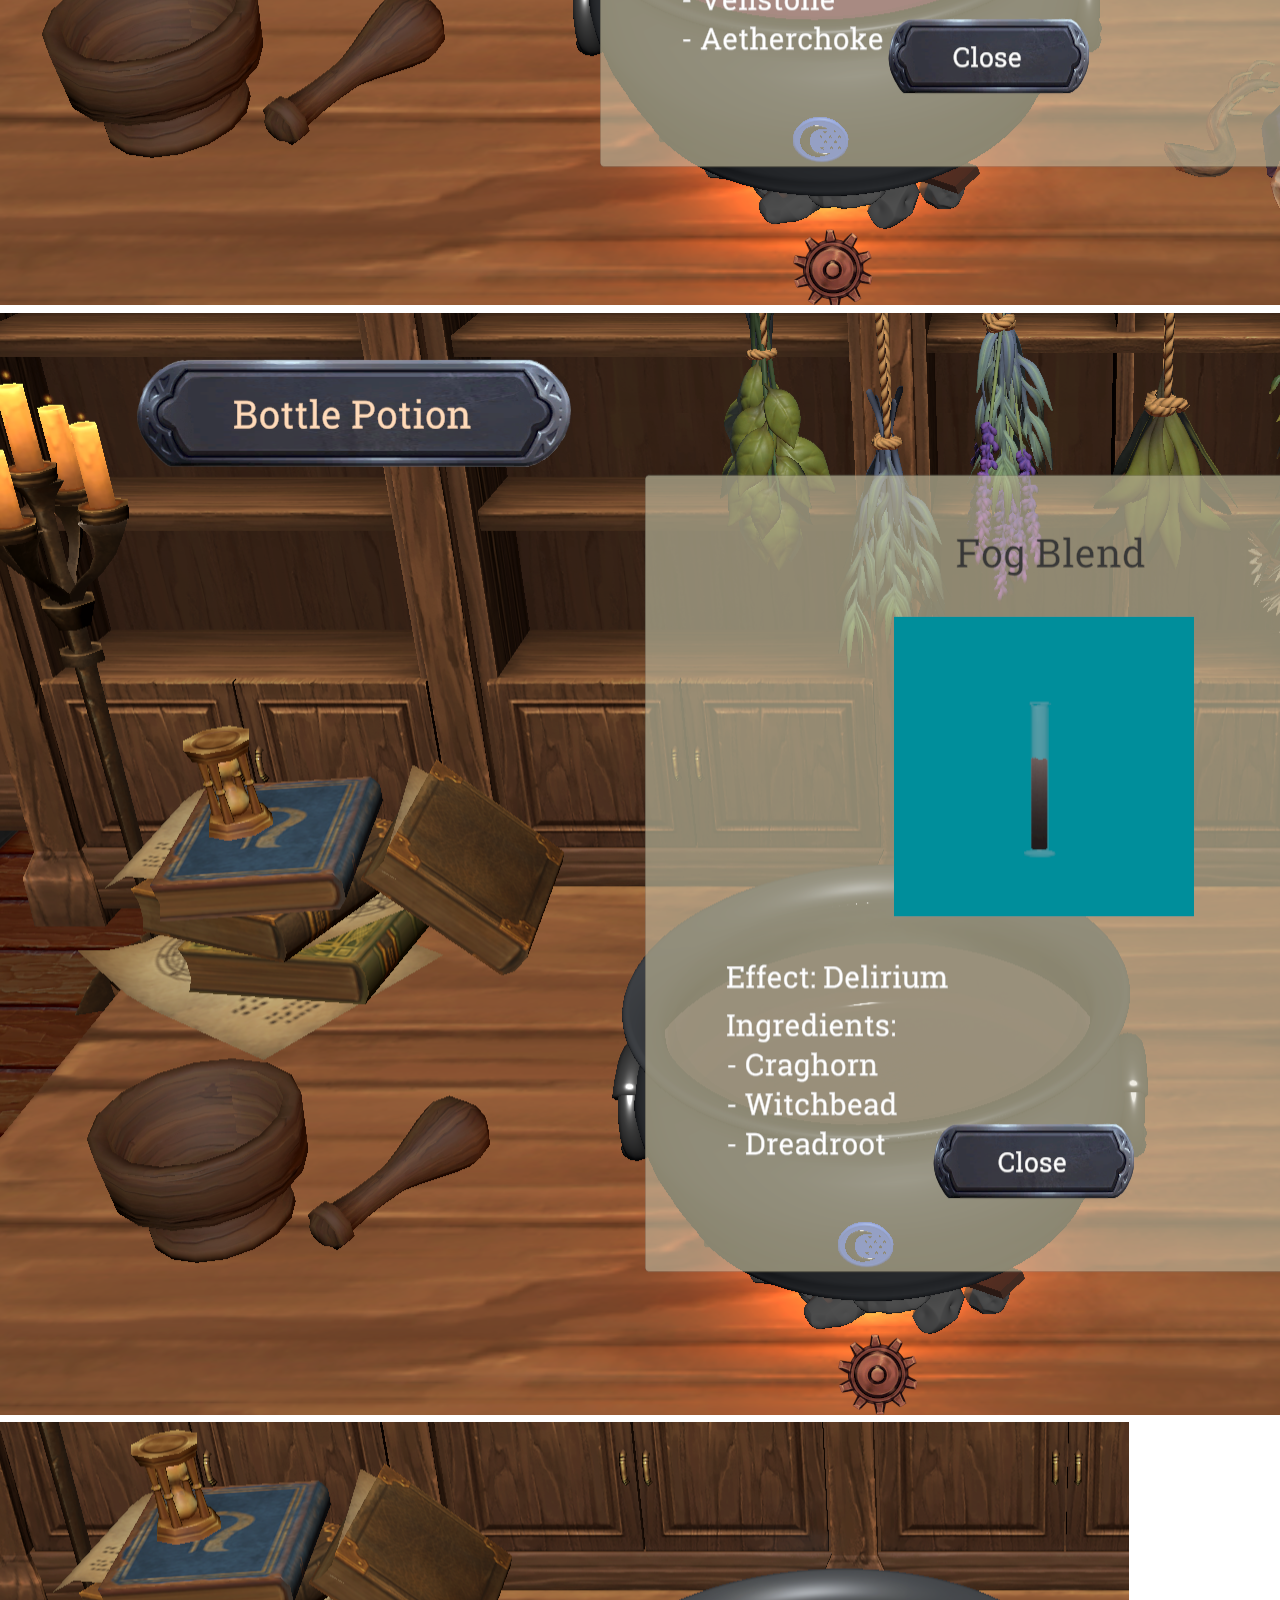
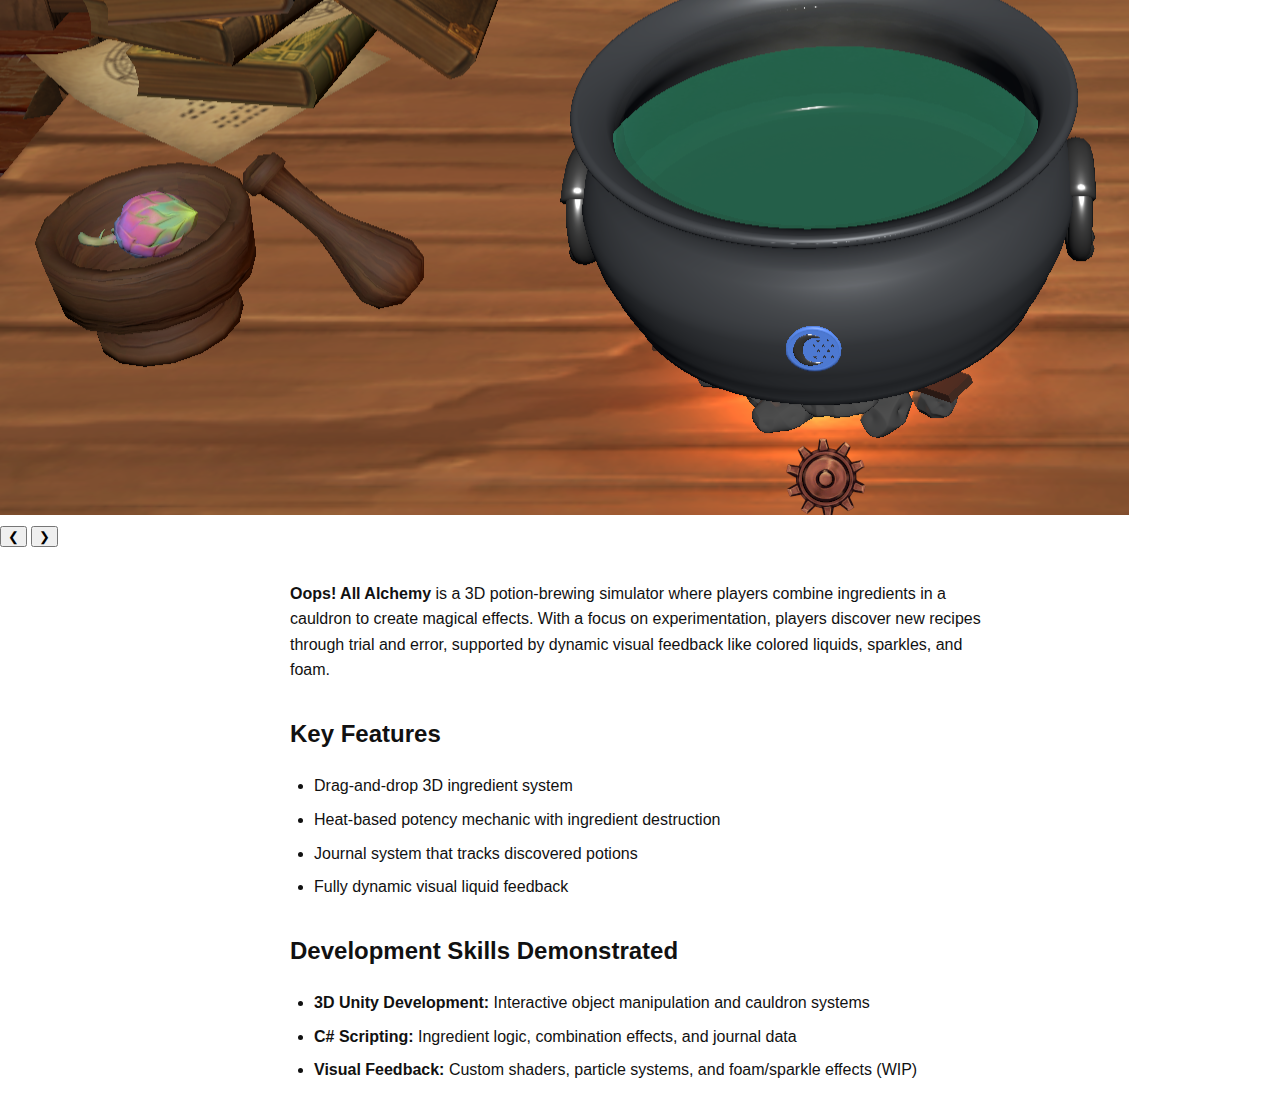
<file: potion-crafter.html>
<!DOCTYPE html>
<html lang="en">
<head>
  <meta charset="UTF-8" />
  <meta name="viewport" content="width=device-width, initial-scale=1.0" />
  <title>Oops! All Alchemy – Project Page</title>
  <link rel="stylesheet" href="styles.css" />
</head>
<body>
  <header>
    <h1>Oops! All Alchemy</h1>
    <p class="subtitle">A 3D alchemy game focused on experimentation and discovery</p>
    <nav>
      <a href="index.html">Projects</a>
      <a href="experience.html">Experience</a>
      <a href="certifications.html">Certifications</a>
      <a href="bio.html">Bio</a>
      <a href="contact.html">Contact</a>
    </nav>
  </header>

  <!-- Slideshow Container -->
  <div class="slideshow-wrapper">
    <div class="slideshow-container">
      <img src="assets/images/Potion_Crafter_Screenshot_1.png" class="slide active" alt="Potion Crafter Screenshot 1" />
      <img src="assets/images/Potion_Crafter_Screenshot_2.png" class="slide" alt="Potion Crafter Screenshot 2" />
      <img src="assets/images/Potion_Crafter_Screenshot_3.png" class="slide" alt="Potion Crafter Screenshot 3" />
      <img src="assets/images/Potion_Crafter_Screenshot_4.png" class="slide" alt="Potion Crafter Screenshot 4" />
      <img src="assets/images/Potion_Crafter_Screenshot_5.png" class="slide" alt="Potion Crafter Screenshot 5" />

      <div class="slideshow-buttons">
        <button onclick="changeSlide(-1)">❮</button>
        <button onclick="changeSlide(1)">❯</button>
      </div>
    </div>
  </div>

  <main class="text-block">
    <section>
      <p><strong>Oops! All Alchemy</strong> is a 3D potion-brewing simulator where players combine ingredients in a cauldron to create magical effects. With a focus on experimentation, players discover new recipes through trial and error, supported by dynamic visual feedback like colored liquids, sparkles, and foam.</p>
    </section>

    <section>
      <h2>Key Features</h2>
      <ul>
        <li>Drag-and-drop 3D ingredient system</li>
        <li>Heat-based potency mechanic with ingredient destruction</li>
        <li>Journal system that tracks discovered potions</li>
        <li>Fully dynamic visual liquid feedback</li>
      </ul>
    </section>

    <section>
      <h2>Development Skills Demonstrated</h2>
      <ul>
        <li><strong>3D Unity Development:</strong> Interactive object manipulation and cauldron systems</li>
        <li><strong>C# Scripting:</strong> Ingredient logic, combination effects, and journal data</li>
        <li><strong>Visual Feedback:</strong> Custom shaders, particle systems, and foam/sparkle effects (WIP)</li>
      </ul>
    </section>
  </main>

  <script>
    let currentSlide = 0;
    const slides = document.querySelectorAll('.slide');

    function showSlide(index) {
      slides.forEach((slide, i) => {
        slide.classList.toggle('active', i === index);
      });
    }

    function changeSlide(direction) {
      currentSlide = (currentSlide + direction + slides.length) % slides.length;
      showSlide(currentSlide);
    }
  </script>
</body>
</html>
</file>
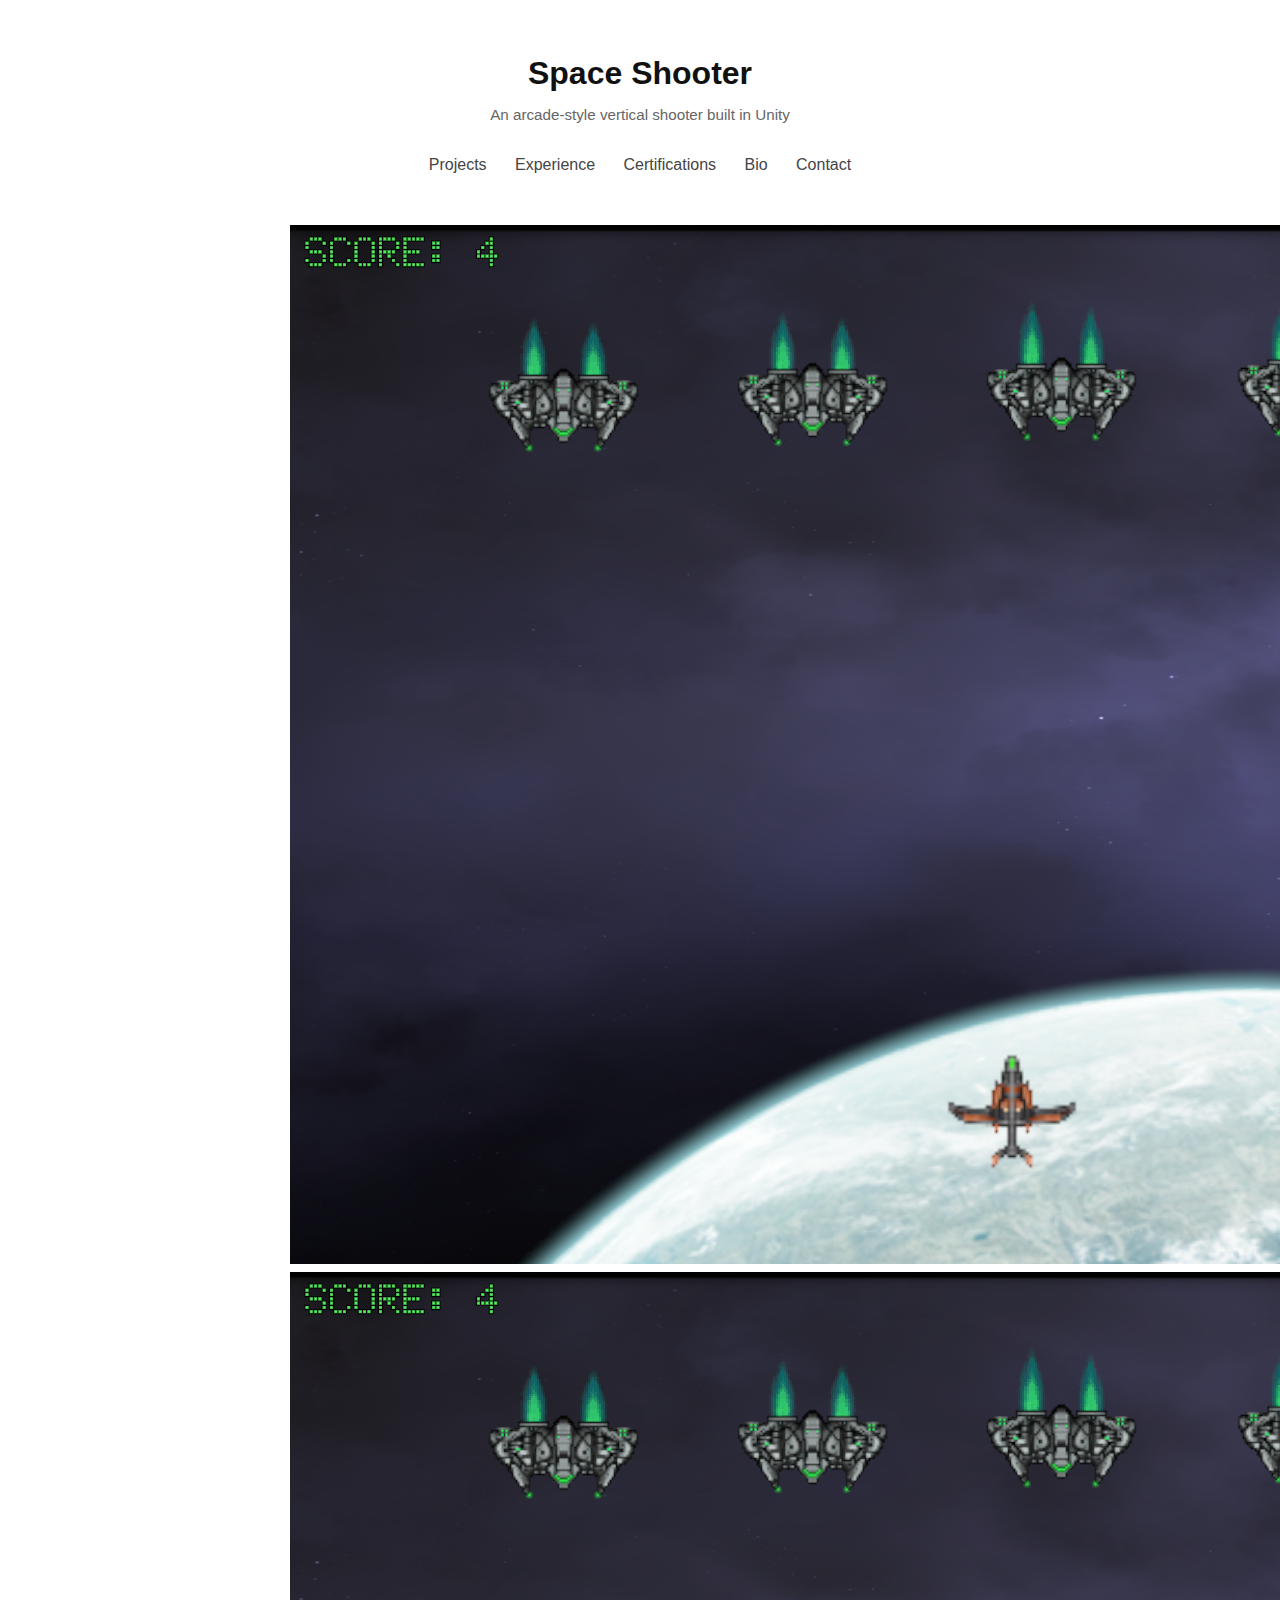
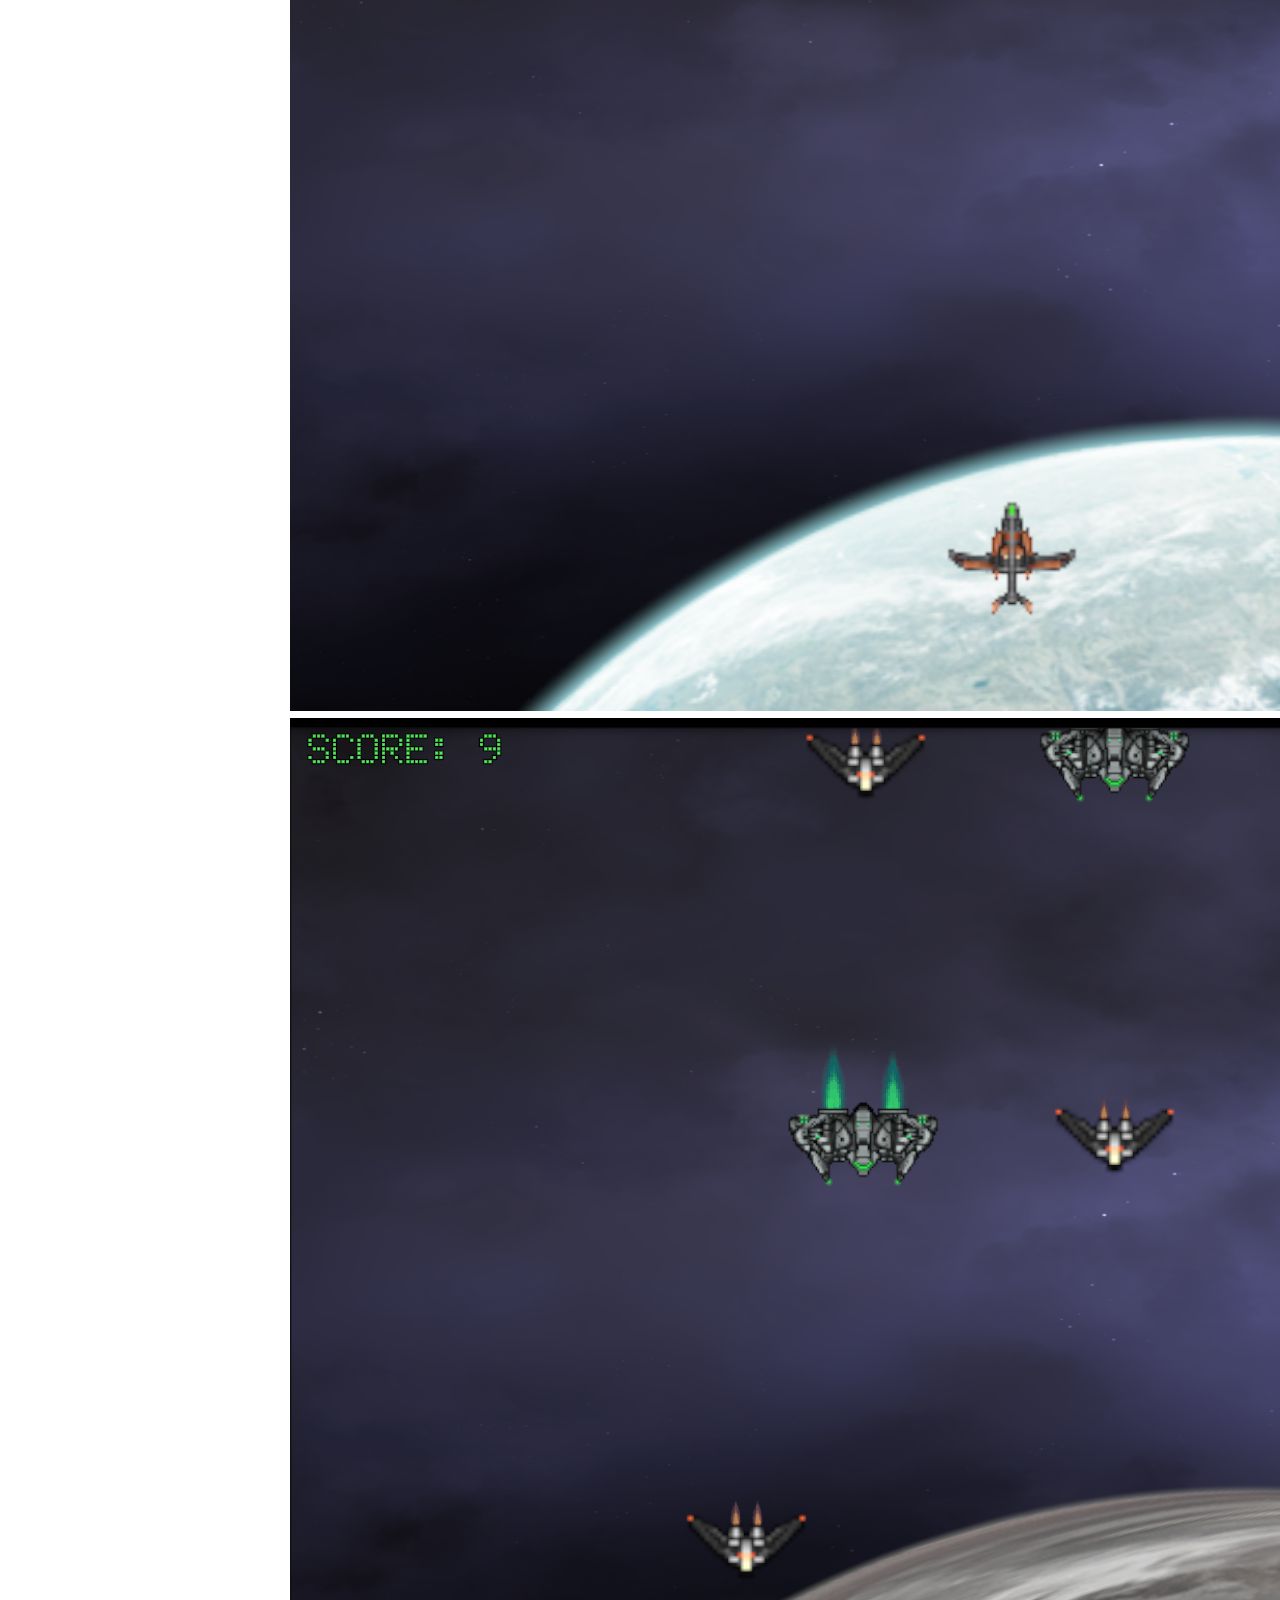
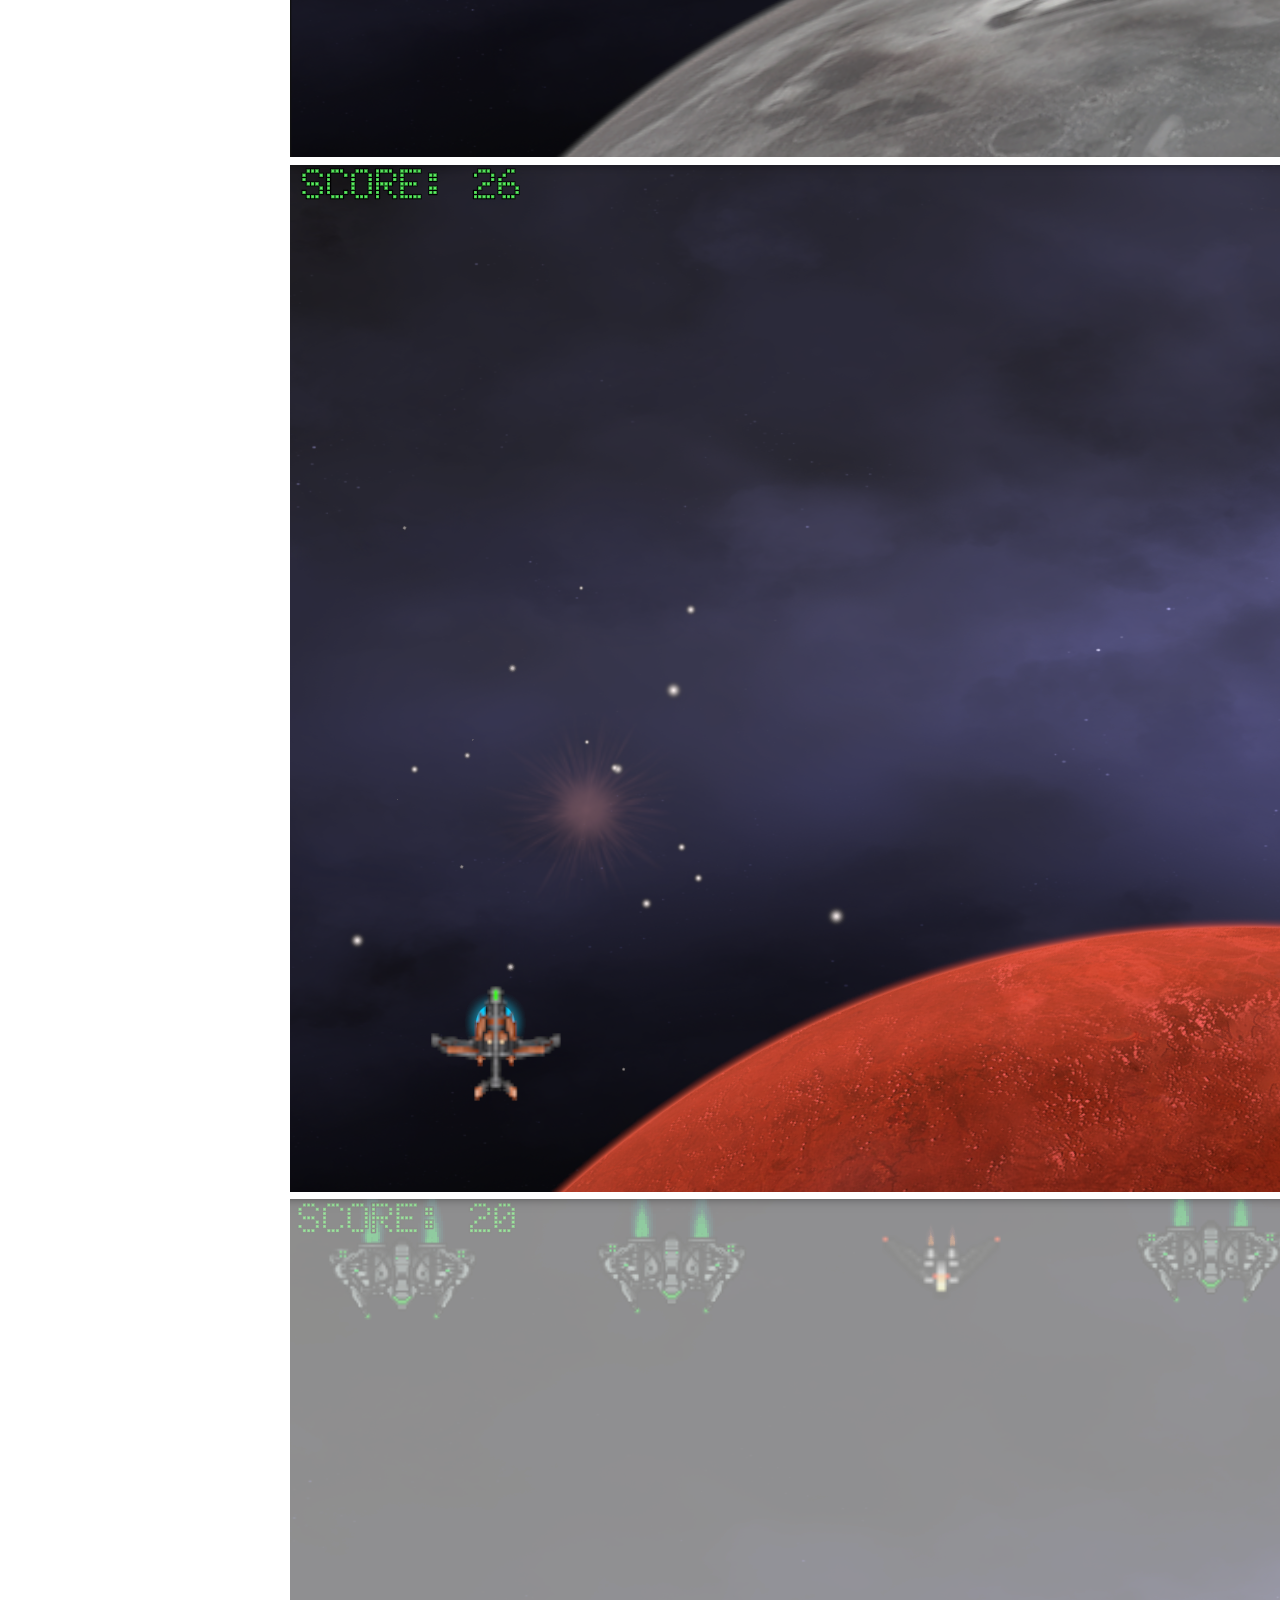
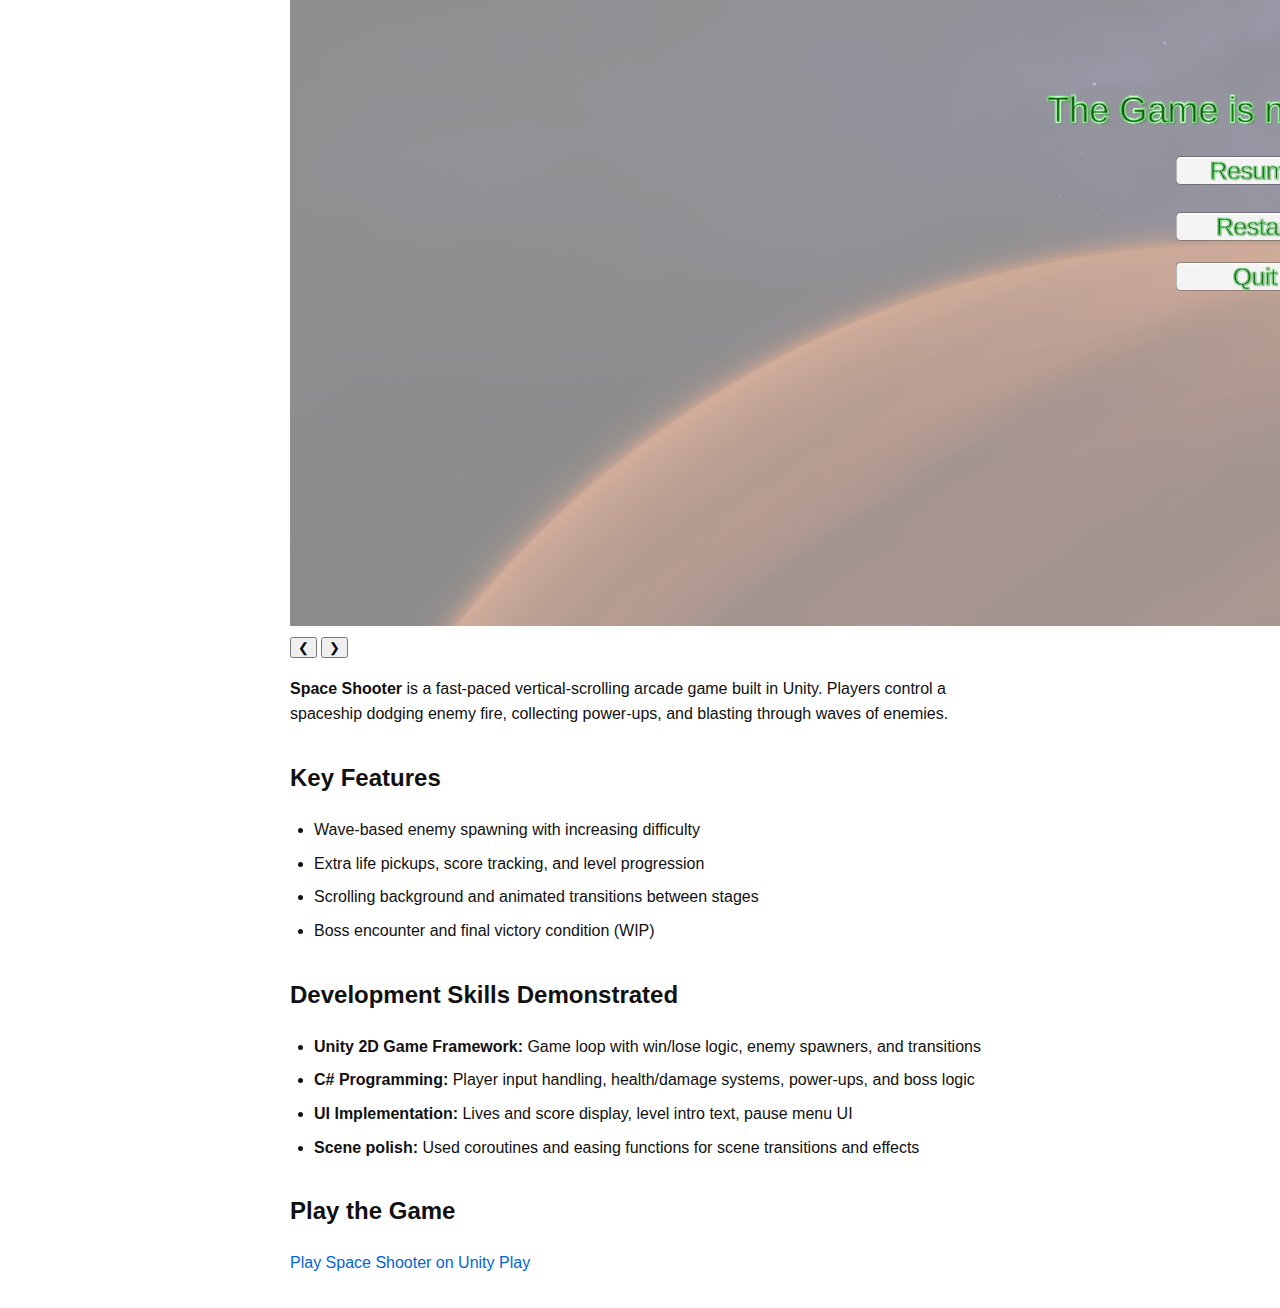
<file: space-shooter.html>
<!DOCTYPE html>
<html lang="en">
<head>
  <meta charset="UTF-8"/>
  <meta name="viewport" content="width=device-width, initial-scale=1.0" />
  <title>Space Shooter – Project Page</title>
  <link rel="stylesheet" href="styles.css" />
</head>
<body>
  <header>
    <h1>Space Shooter</h1>
    <p class="subtitle">An arcade-style vertical shooter built in Unity</p>
    <nav>
      <a href="index.html">Projects</a>
      <a href="experience.html">Experience</a>
      <a href="certifications.html">Certifications</a>
      <a href="bio.html">Bio</a>
      <a href="contact.html">Contact</a>
    </nav>
  </header>

  <main class="text-block">
    <section class="slideshow-wrapper">
      <div class="slideshow-container">
        <img class="slide active" src="assets/images/Space_Shooter_Screenshot_1.png" alt="Screenshot 1" />
        <img class="slide" src="assets/images/Space_Shooter_Screenshot_2.png" alt="Screenshot 2" />
        <img class="slide" src="assets/images/Space_Shooter_Screenshot_3.png" alt="Screenshot 3" />
        <img class="slide" src="assets/images/Space_Shooter_Screenshot_4.png" alt="Screenshot 4" />
        <img class="slide" src="assets/images/Space_Shooter_Screenshot_5.png" alt="Screenshot 5" />
        <div class="slideshow-buttons">
          <button onclick="prevSlide(this)">&#10094;</button>
          <button onclick="nextSlide(this)">&#10095;</button>
        </div>
      </div>
    </section>

    <section>
      <p><strong>Space Shooter</strong> is a fast-paced vertical-scrolling arcade game built in Unity. Players control a spaceship dodging enemy fire, collecting power-ups, and blasting through waves of enemies.</p>
    </section>

    <section>
      <h2>Key Features</h2>
      <ul>
        <li>Wave-based enemy spawning with increasing difficulty</li>
        <li>Extra life pickups, score tracking, and level progression</li>
        <li>Scrolling background and animated transitions between stages</li>
        <li>Boss encounter and final victory condition (WIP)</li>
      </ul>
    </section>

    <section>
      <h2>Development Skills Demonstrated</h2>
      <ul>
        <li><strong>Unity 2D Game Framework:</strong> Game loop with win/lose logic, enemy spawners, and transitions</li>
        <li><strong>C# Programming:</strong> Player input handling, health/damage systems, power-ups, and boss logic</li>
        <li><strong>UI Implementation:</strong> Lives and score display, level intro text, pause menu UI</li>
        <li><strong>Scene polish:</strong> Used coroutines and easing functions for scene transitions and effects</li>
      </ul>
    </section>

    <section>
      <h2>Play the Game</h2>
      <p><a href="https://play.unity.com/en/games/11d2ab6a-07aa-4cbc-9c61-0d1f8125f3cf/webgl-builds" target="_blank">Play Space Shooter on Unity Play</a></p>
    </section>
  </main>

  <script>
    function nextSlide(button) {
      const container = button.closest('.slideshow-container');
      const slides = container.querySelectorAll('.slide');
      let currentIndex = Array.from(slides).findIndex(slide => slide.classList.contains('active'));
      slides[currentIndex].classList.remove('active');
      slides[(currentIndex + 1) % slides.length].classList.add('active');
    }

    function prevSlide(button) {
      const container = button.closest('.slideshow-container');
      const slides = container.querySelectorAll('.slide');
      let currentIndex = Array.from(slides).findIndex(slide => slide.classList.contains('active'));
      slides[currentIndex].classList.remove('active');
      slides[(currentIndex - 1 + slides.length) % slides.length].classList.add('active');
    }
  </script>
</body>
</html>
</file>
<file: styles.css>
body {
    margin: 0;
    font-family: -apple-system, BlinkMacSystemFont, "Segoe UI", sans-serif;
    background: #fff;
    color: #111;
    line-height: 1.6;
  }
  
  header {
    text-align: center;
    padding: 3rem 1rem 1rem;
  }
  
  h1 {
    font-size: 2rem;
    font-weight: bold;
    margin: 0;
  }
  
  .subtitle {
    color: #666;
    font-size: 0.95rem;
    margin-top: 0.25rem;
  }
  
  nav {
    margin-top: 1.5rem;
  }
  
  nav a {
    margin: 0 0.75rem;
    text-decoration: none;
    color: #444;
    font-weight: 500;
  }
  
  main.grid {
    display: grid;
    grid-template-columns: repeat(auto-fit, minmax(200px, 1fr));
    gap: 2rem;
    padding: 2rem;
    max-width: 1000px;
    margin: 0 auto;
  }
  
  .grid-item {
    text-align: center;
    text-decoration: none;
    color: inherit;
  }
  
  .grid-item img {
    width: 100%;
    aspect-ratio: 1 / 1;
    object-fit: cover;
    border-radius: 8px;
    box-shadow: 0 2px 8px rgba(0,0,0,0.05);
  }
  
  .grid-item p {
    margin-top: 0.5rem;
    font-size: 1rem;
    font-weight: 600;
  }

  .text-block {
    max-width: 700px;
    margin: 2rem auto; /* centers the content */
    padding: 0 1rem;
    line-height: 1.6;
  }

  .text-block h2 {
    font-size: 1.5rem;
    margin-top: 2rem;
  }
  
  .text-block h3 {
    font-size: 1.1rem;
    margin-bottom: 0.5rem;
    font-weight: 600;
  }
  
  .text-block ul {
    padding-left: 1.5rem;
    margin-bottom: 1.5rem;
  }
  
  .text-block li {
    margin-bottom: 0.5rem;
  }

  .text-block a {
    color: #0366d6;
    text-decoration: none;
  }
  
  .text-block a:hover {
    text-decoration: underline;
  }
</file>
